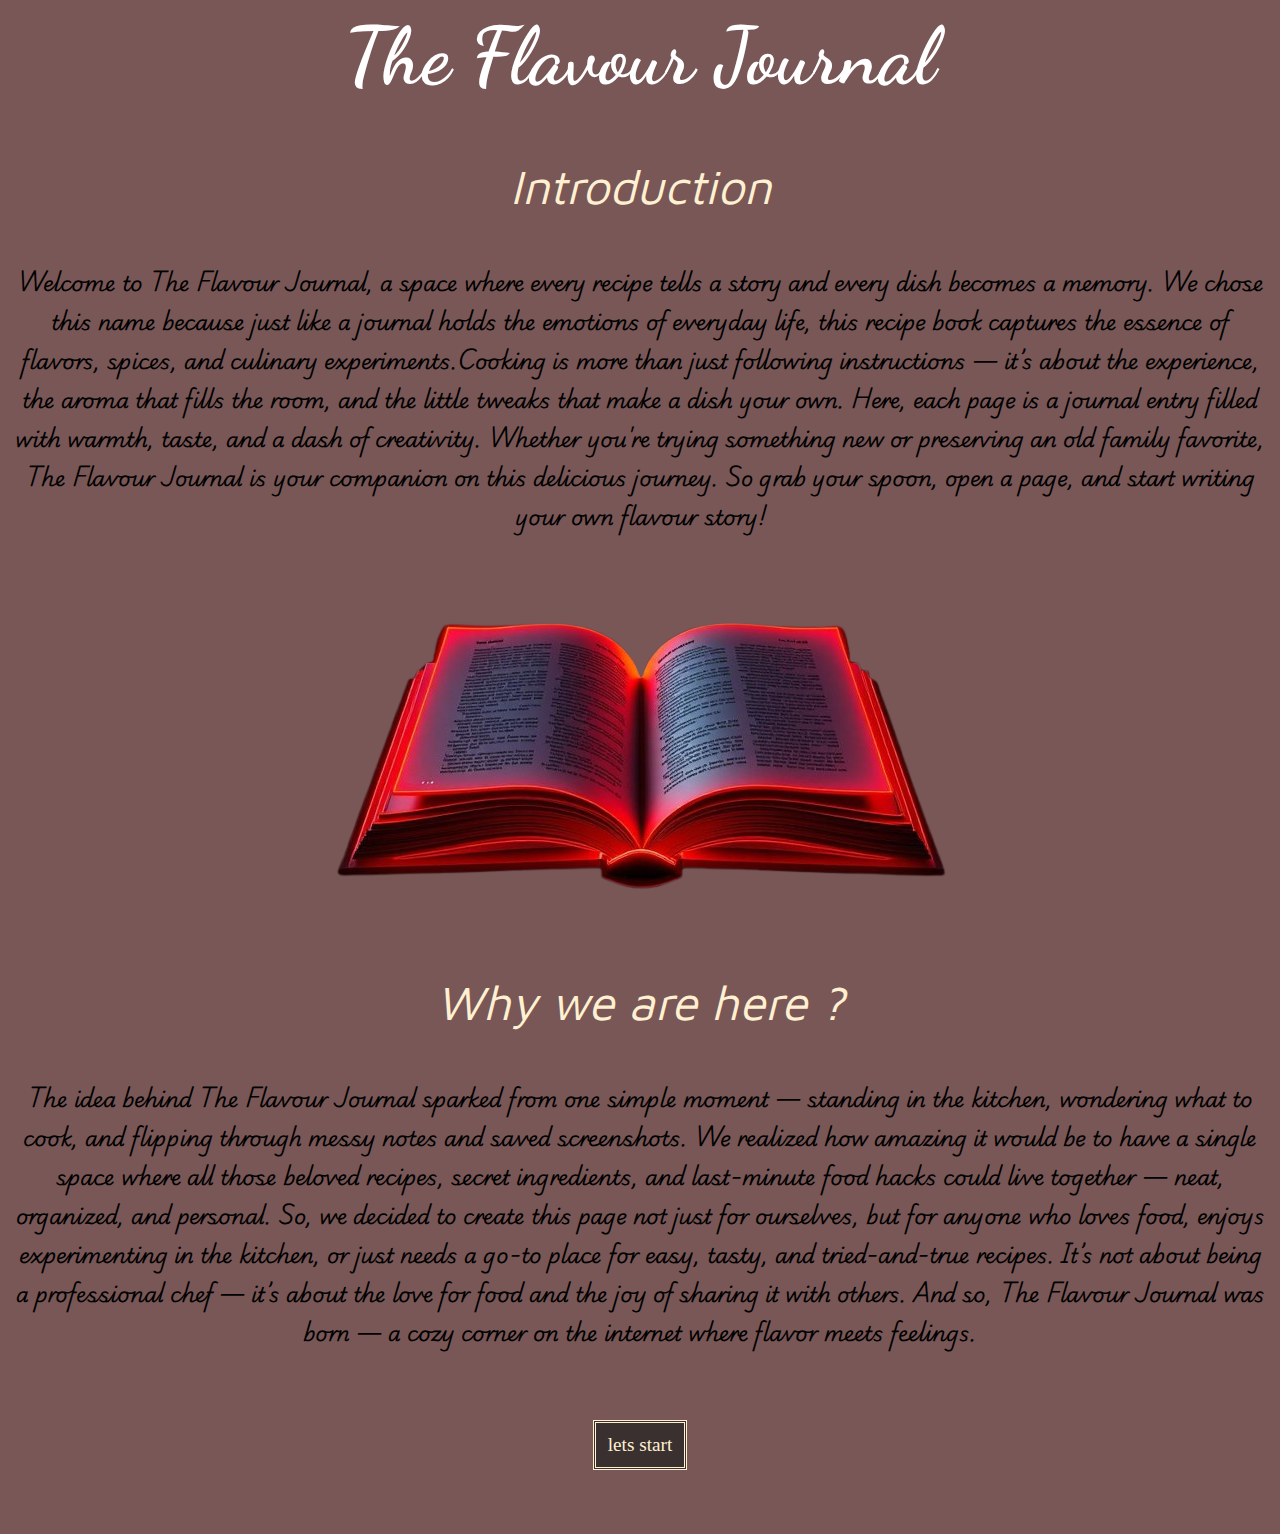
<file: index.html>
<html lang="en">
<head>
    <meta charset="UTF-8">
    <meta name="viewport" content="width=device-width, initial-scale=1.0">
    <title>Document</title>
    <link rel="stylesheet" href="main.css">
    <link rel="stylesheet" href="https://fonts.googleapis.com/css?family=Sofia">
</head>
<body>
    <h1 class="heading-main">The Flavour Journal</h1>
    <h3 class="sub-heading">Introduction</h3>
    <p class="para">Welcome to The Flavour Journal, a space where every recipe tells a story and every dish becomes a memory. 
        We chose this name because just like a journal holds the emotions of everyday life, this recipe book captures the essence 
        of flavors, spices, and culinary experiments.Cooking is more than just following instructions — it’s about the experience, 
        the aroma that fills the room, and the little tweaks that make a dish your own. Here, each page is a journal entry filled 
        with warmth, taste, and a dash of creativity. Whether you're trying something new or preserving an old family favorite, The 
        Flavour Journal is your companion on this delicious journey. So grab your spoon, open a page, and start writing your own flavour story!</p>
        <div class="image-container">
            <img src="images/background.png" alt="" class="image">
        </div>
    <h3 class="sub-heading">Why we are here ?</h3>
    <p class="para">The idea behind The Flavour Journal sparked from one simple moment — standing in the kitchen, wondering what to 
        cook, and flipping through messy notes and saved screenshots. We realized how amazing it would be to have a single space where 
        all those beloved recipes, secret ingredients, and last-minute food hacks could live together — neat, organized, and personal.
        So, we decided to create this page not just for ourselves, but for anyone who loves food, enjoys experimenting in the kitchen, 
        or just needs a go-to place for easy, tasty, and tried-and-true recipes. It’s not about being a professional chef — it’s about 
        the love for food and the joy of sharing it with others. And so, The Flavour Journal was born — a cozy corner on the internet 
        where flavor meets feelings.</p>

    <div class="button-container">
        <a href="menu.html" class="go-button">lets start</a>
    </div>
</body>
</html>
</file>
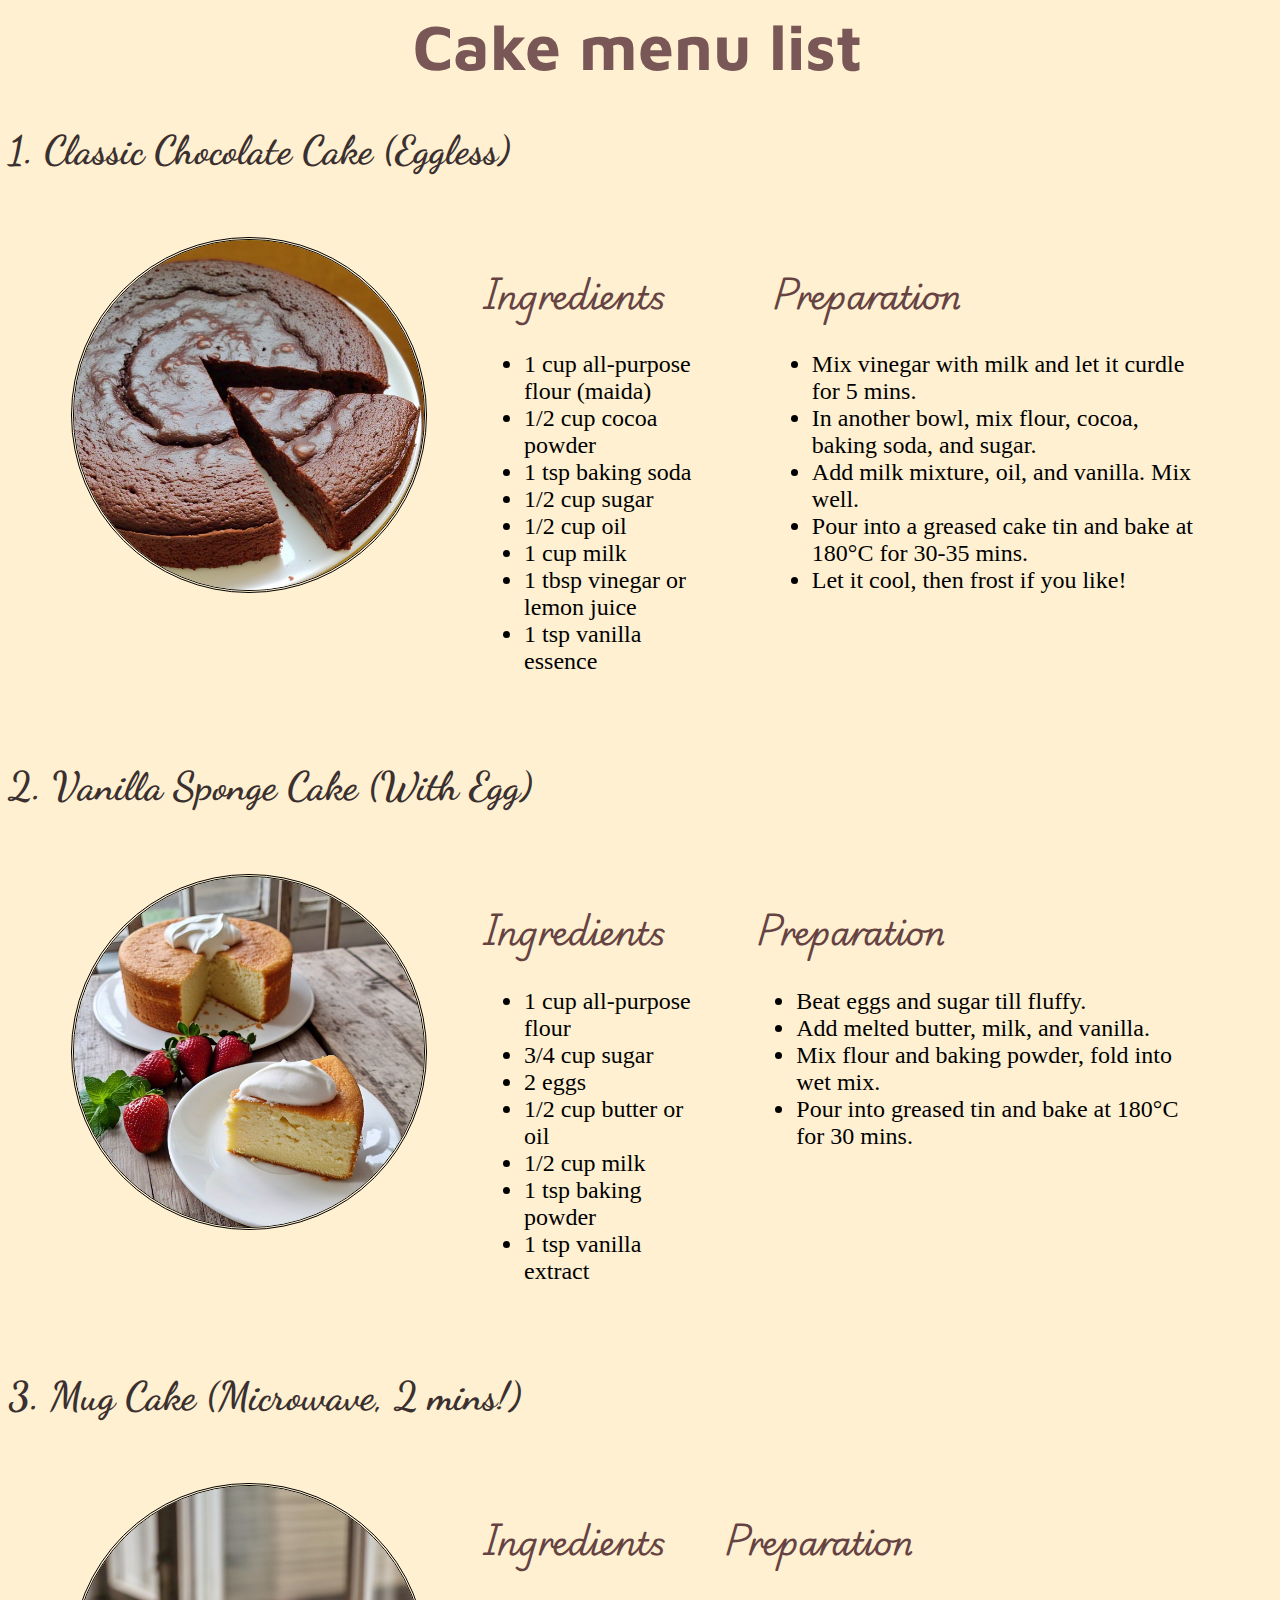
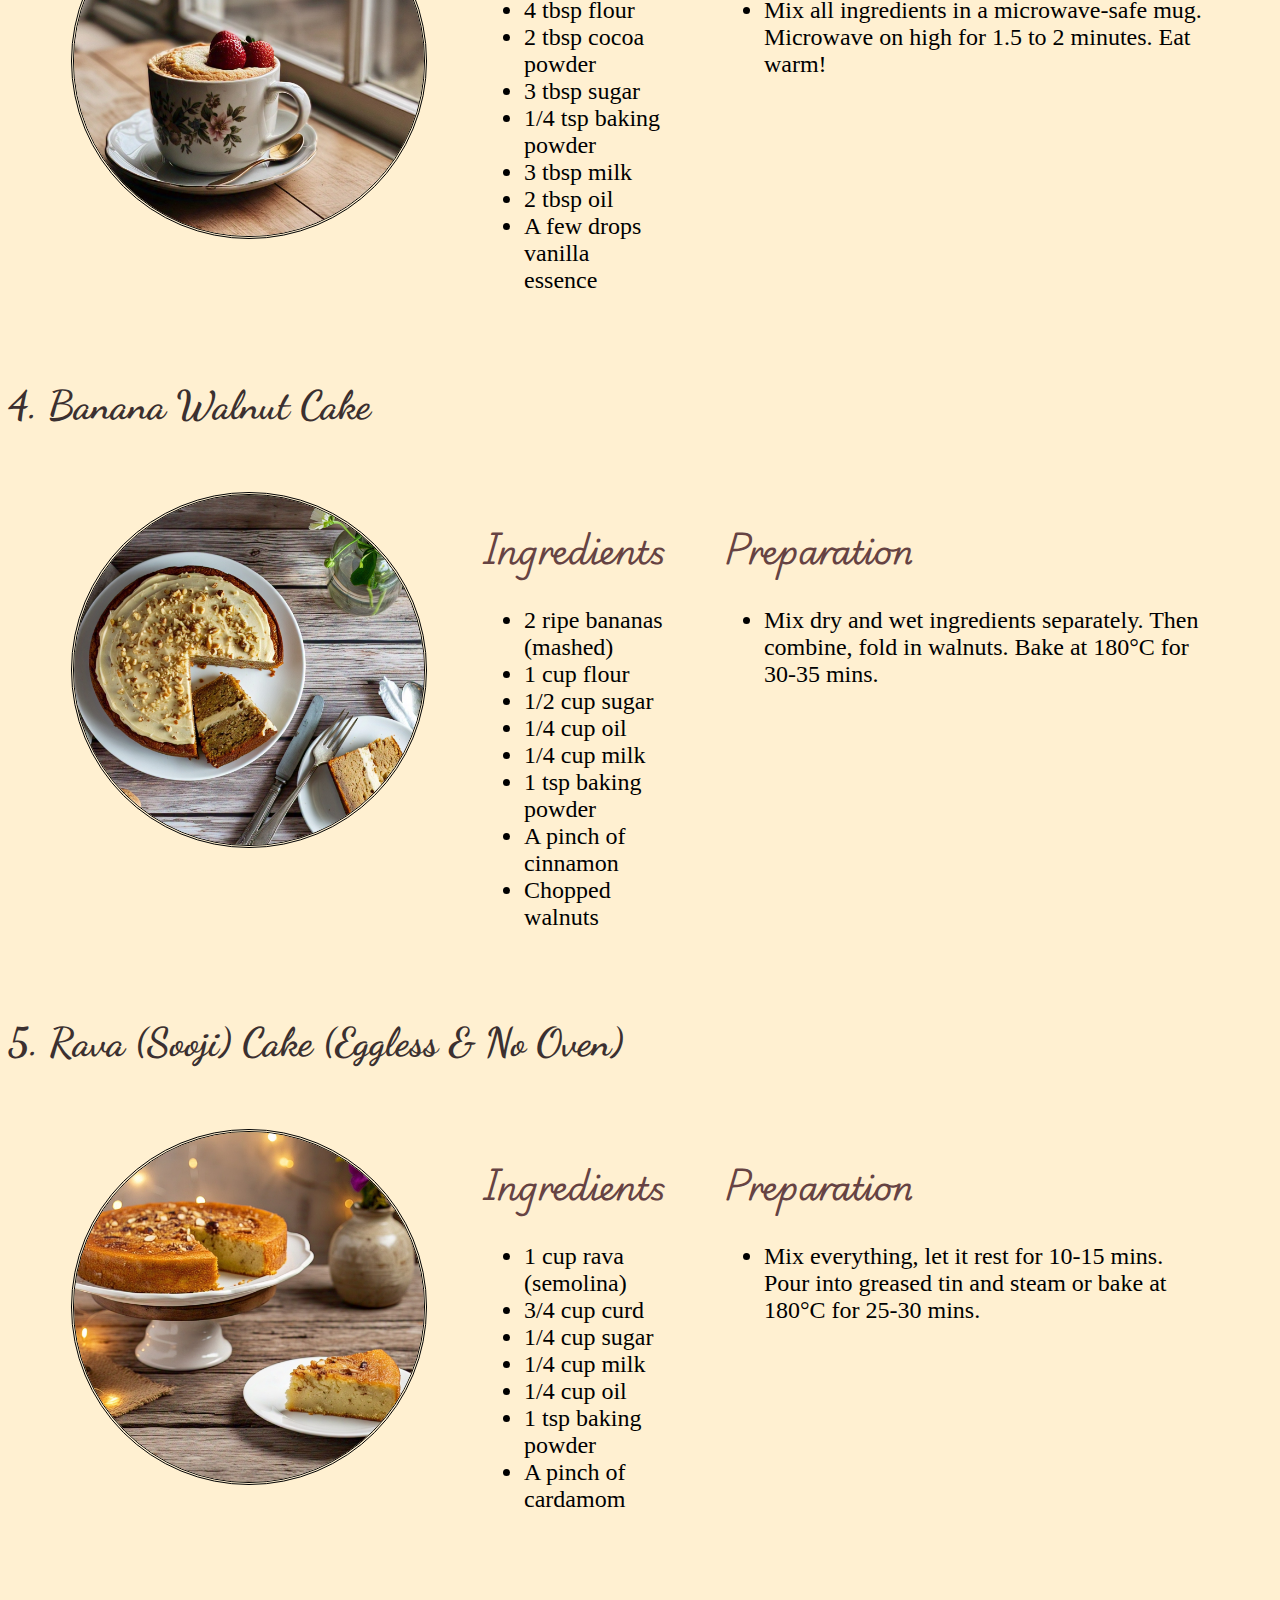
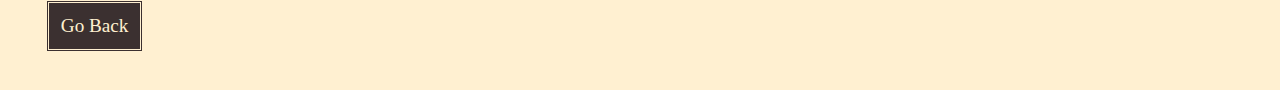
<file: cake.html>
<html lang="en">
<head>
    <meta charset="UTF-8">
    <meta name="viewport" content="width=device-width, initial-scale=1.0">
    <title>Document</title>
    <link rel="stylesheet" href="main.css">
</head>
<body class="drinks-body">
    <h1 class="heading-main">Cake menu list</h1>

    <h2 class="juice-name">1.  Classic Chocolate Cake (Eggless)</h2>
    <section class="drinks-items">
        
        <div class="juice-image">
            <img src="images/Chocolate cake.jpg" alt="" class="juice-pic" width="350" height="350">
        </div>
        <div class="ingredient-list">
        <h2 class="sub-topic">Ingredients</h2>
            <ul class="juice-ingredients">
                <li class="juice-list">1 cup all-purpose flour (maida)</li>
                <li class="juice-list">1/2 cup cocoa powder</li>
                <li class="juice-list">1 tsp baking soda </li>
                <li class="juice-list">1/2 cup sugar</li>
                <li class="juice-list">1/2 cup oil</li>
                <li class="juice-list">1 cup milk</li>
                <li class="juice-list">1 tbsp vinegar or lemon juice</li>
                <li class="juice-list">1 tsp vanilla essence</li>
            </ul>
        </div>
        
        <div class="preparation-container">
        <h2 class="sub-topic-2">Preparation</h2>
            <ul class="preparation-list">
                <li class="preparation-item">Mix vinegar with milk and let it curdle for 5 mins.</li>
                <li class="preparation-item">In another bowl, mix flour, cocoa, baking soda, and sugar.</li>
                <li class="preparation-item">Add milk mixture, oil, and vanilla. Mix well.</li>
                <li class="preparation-item">Pour into a greased cake tin and bake at 180°C for 30-35 mins.</li>
                <li class="preparation-item">Let it cool, then frost if you like!</li>
            </ul>
        </div>
    </section>

    <h2 class="juice-name">2. Vanilla Sponge Cake (With Egg)</h2>
    <section class="drinks-items">
        
        <div class="juice-image">
            <img src="images/Vanila cake.jpg" alt="" class="juice-pic" width="350" height="350">
        </div>
        <div class="ingredient-list">
        <h2 class="sub-topic">Ingredients</h2>
            <ul class="juice-ingredients">
                <li class="juice-list">1 cup all-purpose flour</li>
                <li class="juice-list">3/4 cup sugar</li>
                <li class="juice-list">2 eggs</li>
                <li class="juice-list">1/2 cup butter or oil</li>
                <li class="juice-list">1/2 cup milk</li>
                <li class="juice-list">1 tsp baking powder</li>
                <li class="juice-list">1 tsp vanilla extract</li>
            </ul>
        </div>
        
        <div class="preparation-container">
        <h2 class="sub-topic-2">Preparation</h2>
            <ul class="preparation-list">
                <li class="preparation-item">Beat eggs and sugar till fluffy.</li>
                <li class="preparation-item">Add melted butter, milk, and vanilla.</li>
                <li class="preparation-item">Mix flour and baking powder, fold into wet mix.</li>
                <li class="preparation-item">Pour into greased tin and bake at 180°C for 30 mins.</li>
            </ul>
        </div>
    </section>

    <h2 class="juice-name">3. Mug Cake (Microwave, 2 mins!)</h2>
    <section class="drinks-items">
        
        <div class="juice-image">
            <img src="images/Mug cake.jpg" alt="" class="juice-pic" width="350" height="350">
        </div>
        <div class="ingredient-list">
        <h2 class="sub-topic">Ingredients</h2>
            <ul class="juice-ingredients">
                <li class="juice-list">4 tbsp flour</li>
                <li class="juice-list">2 tbsp cocoa powder</li>
                <li class="juice-list">3 tbsp sugar</li>
                <li class="juice-list">1/4 tsp baking powder</li>
                <li class="juice-list">3 tbsp milk</li>
                <li class="juice-list">2 tbsp oil</li>
                <li class="juice-list">A few drops vanilla essence</li>
            </ul>
        </div>
        
        <div class="preparation-container">
        <h2 class="sub-topic-2">Preparation</h2>
            <ul class="preparation-list">
                <li class="preparation-item">
                    Mix all ingredients in a microwave-safe mug. Microwave on high for 1.5 to 2 minutes. Eat warm!
                </li>
            </ul>
        </div>
    </section>

    <h2 class="juice-name">4. Banana Walnut Cake</h2>
    <section class="drinks-items">
        
        <div class="juice-image">
            <img src="images/Banana cake.jpg" alt="" class="juice-pic" width="350" height="350">
        </div>
        <div class="ingredient-list">
        <h2 class="sub-topic">Ingredients</h2>
            <ul class="juice-ingredients">
                <li class="juice-list">2 ripe bananas (mashed)</li>
                <li class="juice-list">1 cup flour</li>
                <li class="juice-list">1/2 cup sugar</li>
                <li class="juice-list">1/4 cup oil</li>
                <li class="juice-list">1/4 cup milk</li>
                <li class="juice-list">1 tsp baking powder</li>
                <li class="juice-list">A pinch of cinnamon</li>
                <li class="juice-list">Chopped walnuts</li>
            </ul>
        </div>
        
        <div class="preparation-container">
        <h2 class="sub-topic-2">Preparation</h2>
            <ul class="preparation-list">
                <li class="preparation-item">
                    Mix dry and wet ingredients separately. Then combine, fold in walnuts. Bake at 180°C for 30-35 mins.
                </li>
            </ul>
        </div>
    </section>

    <h2 class="juice-name">5. Rava (Sooji) Cake (Eggless & No Oven)</h2>
    <section class="drinks-items">
        
        <div class="juice-image">
            <img src="images/Rava.jpg" alt="" class="juice-pic" width="350" height="350">
        </div>
        <div class="ingredient-list">
        <h2 class="sub-topic">Ingredients</h2>
            <ul class="juice-ingredients">
                <li class="juice-list">1 cup rava (semolina)</li>
                <li class="juice-list">3/4 cup curd</li>
                <li class="juice-list">1/4 cup sugar</li>
                <li class="juice-list">1/4 cup milk</li>
                <li class="juice-list">1/4 cup oil</li>
                <li class="juice-list">1 tsp baking powder</li>
                <li class="juice-list">A pinch of cardamom</li>
            </ul>
        </div>
        
        <div class="preparation-container">
        <h2 class="sub-topic-2">Preparation</h2>
            <ul class="preparation-list">
                <li class="preparation-item">
                    Mix everything, let it rest for 10-15 mins. Pour into greased tin and steam or bake at 180°C for 25-30 mins.
                </li>
            </ul>
        </div>
    </section>

    <div class="back-button-container">
        <a href="menu.html" class="back-button">Go Back</a>
    </div>
    
    
</body>
</html>
</file>
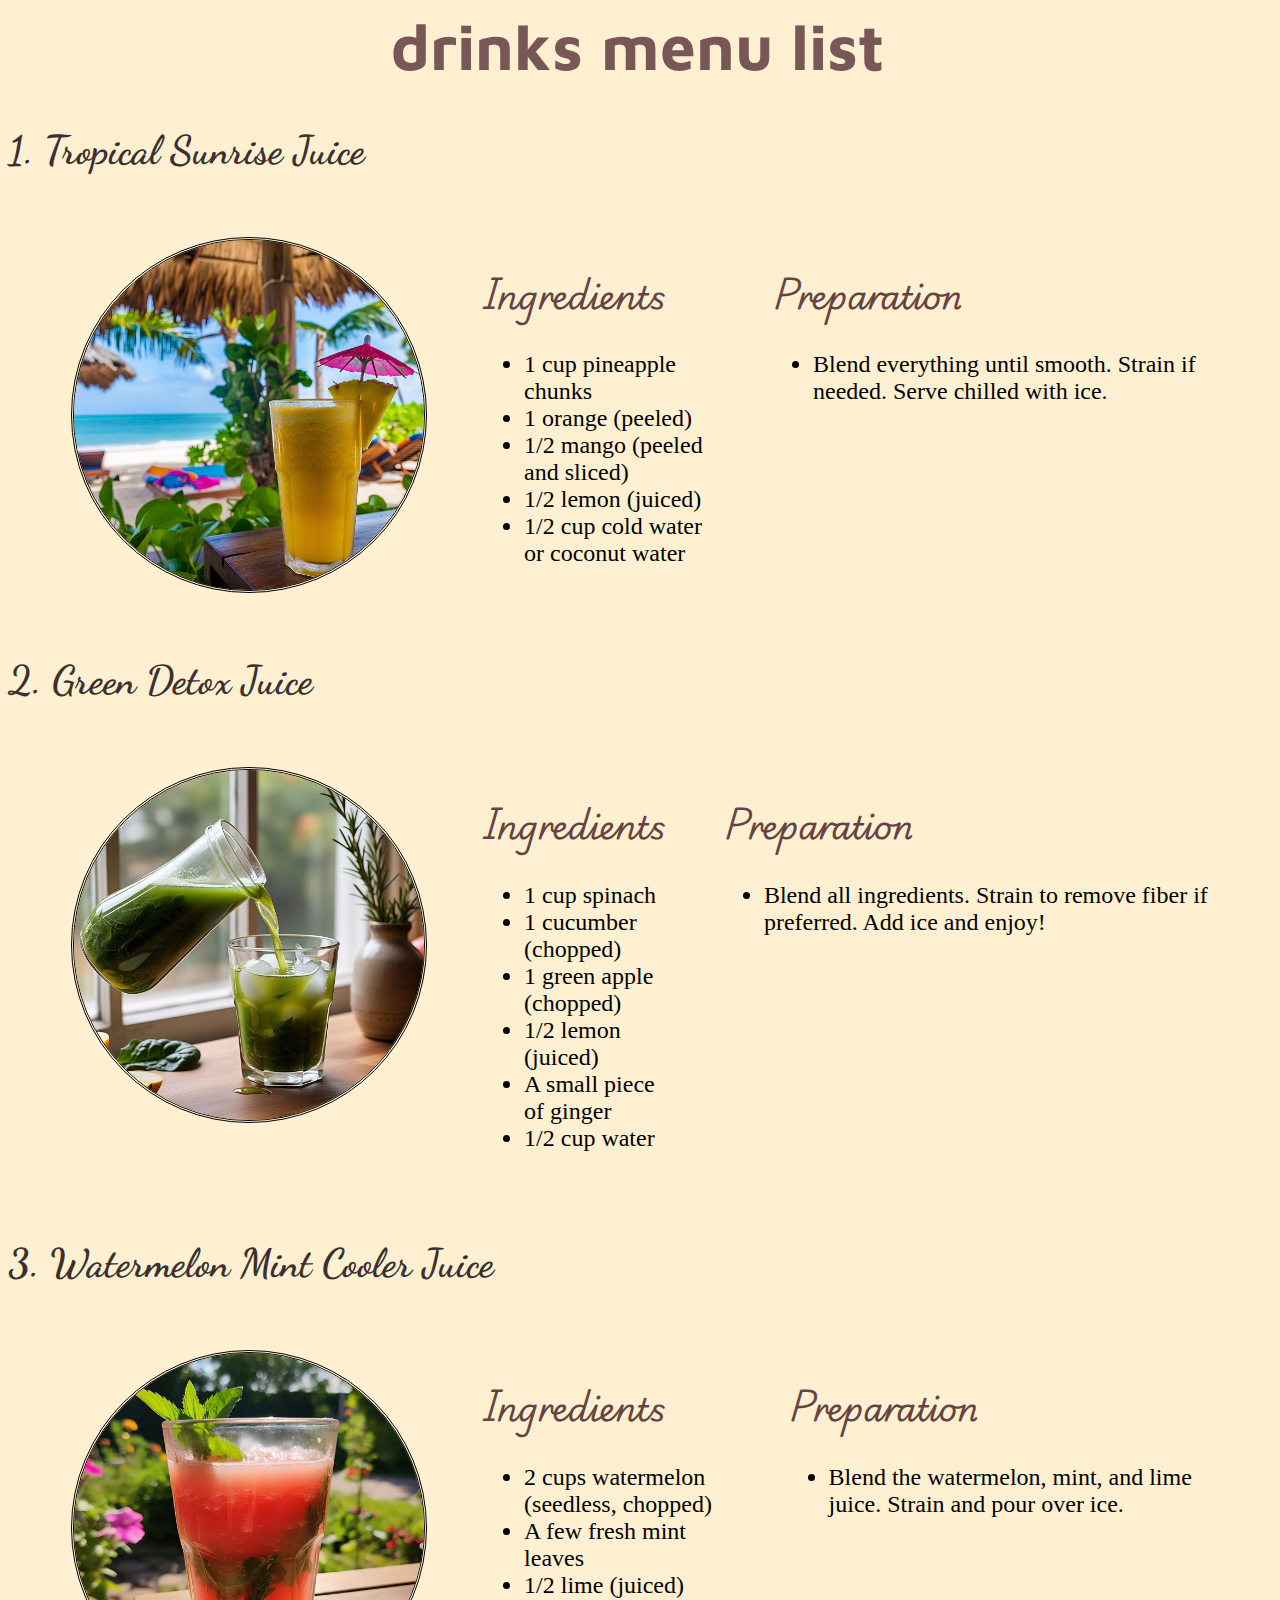
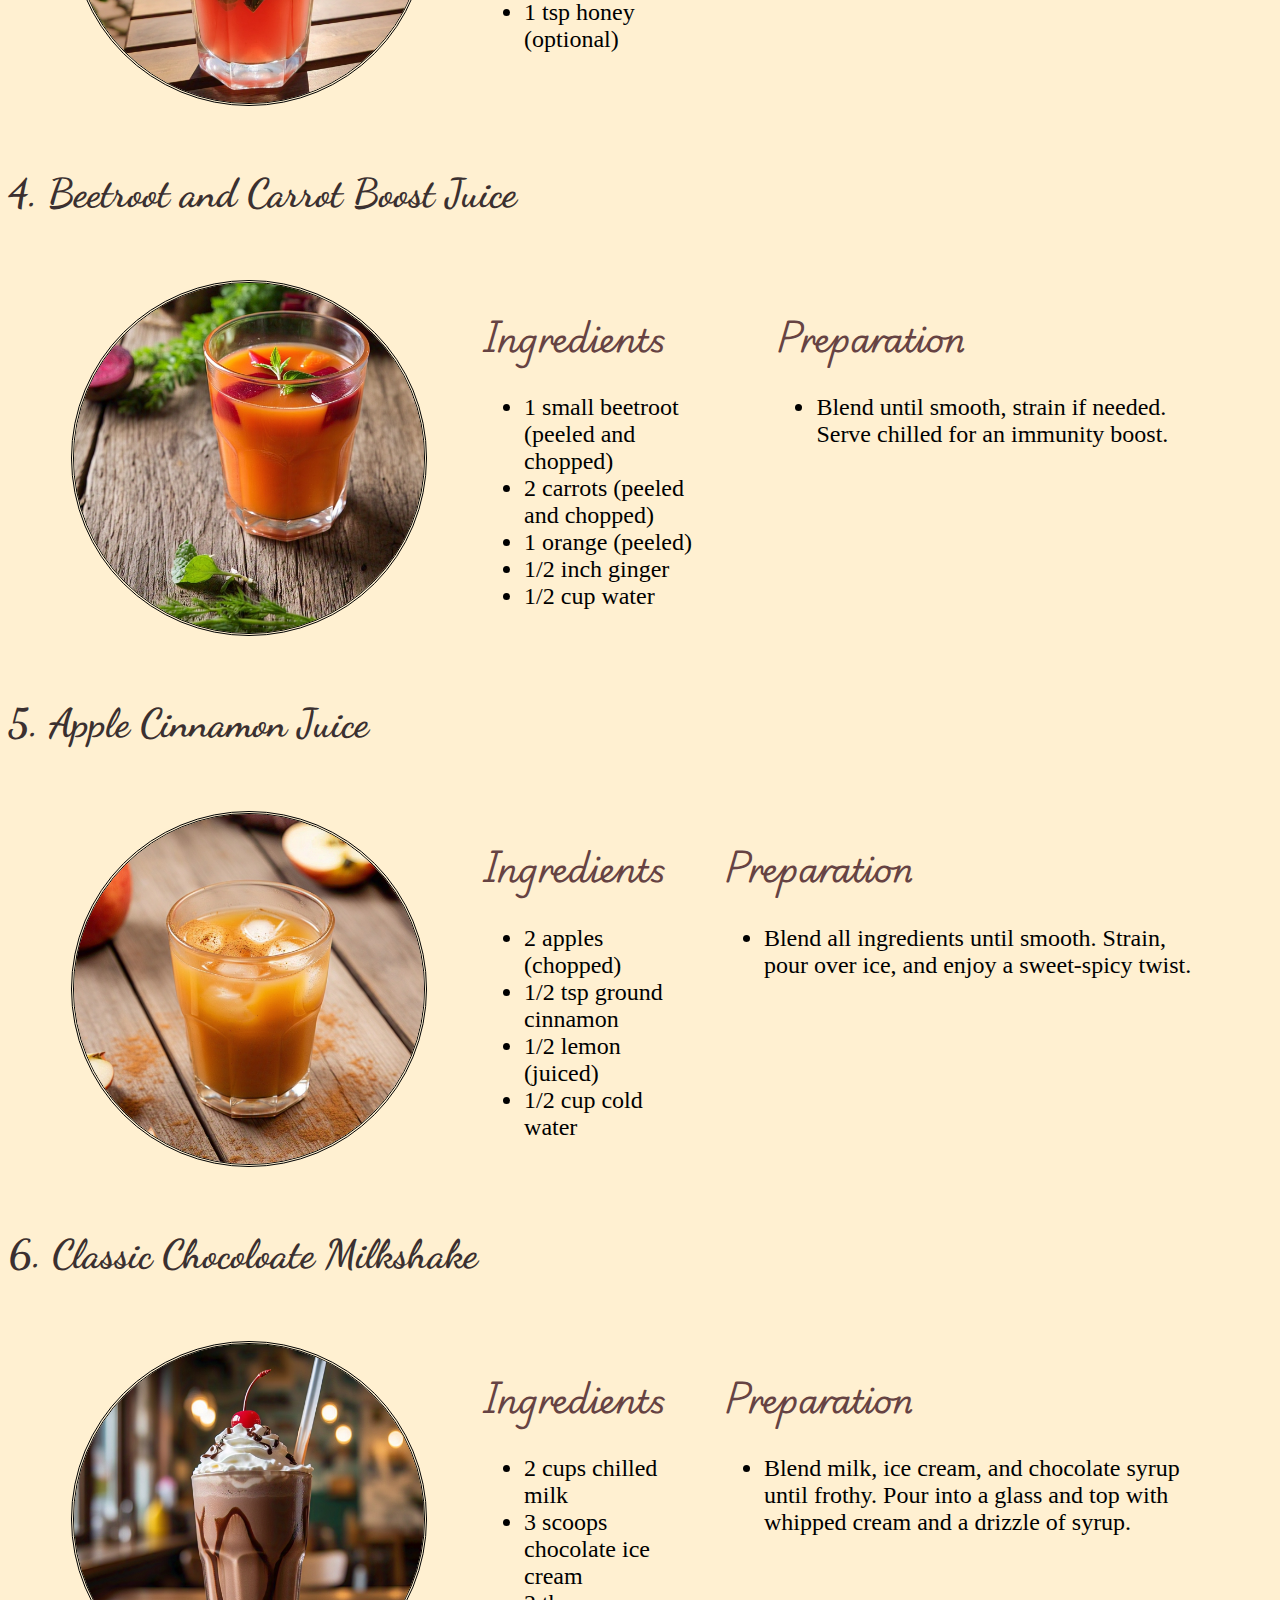
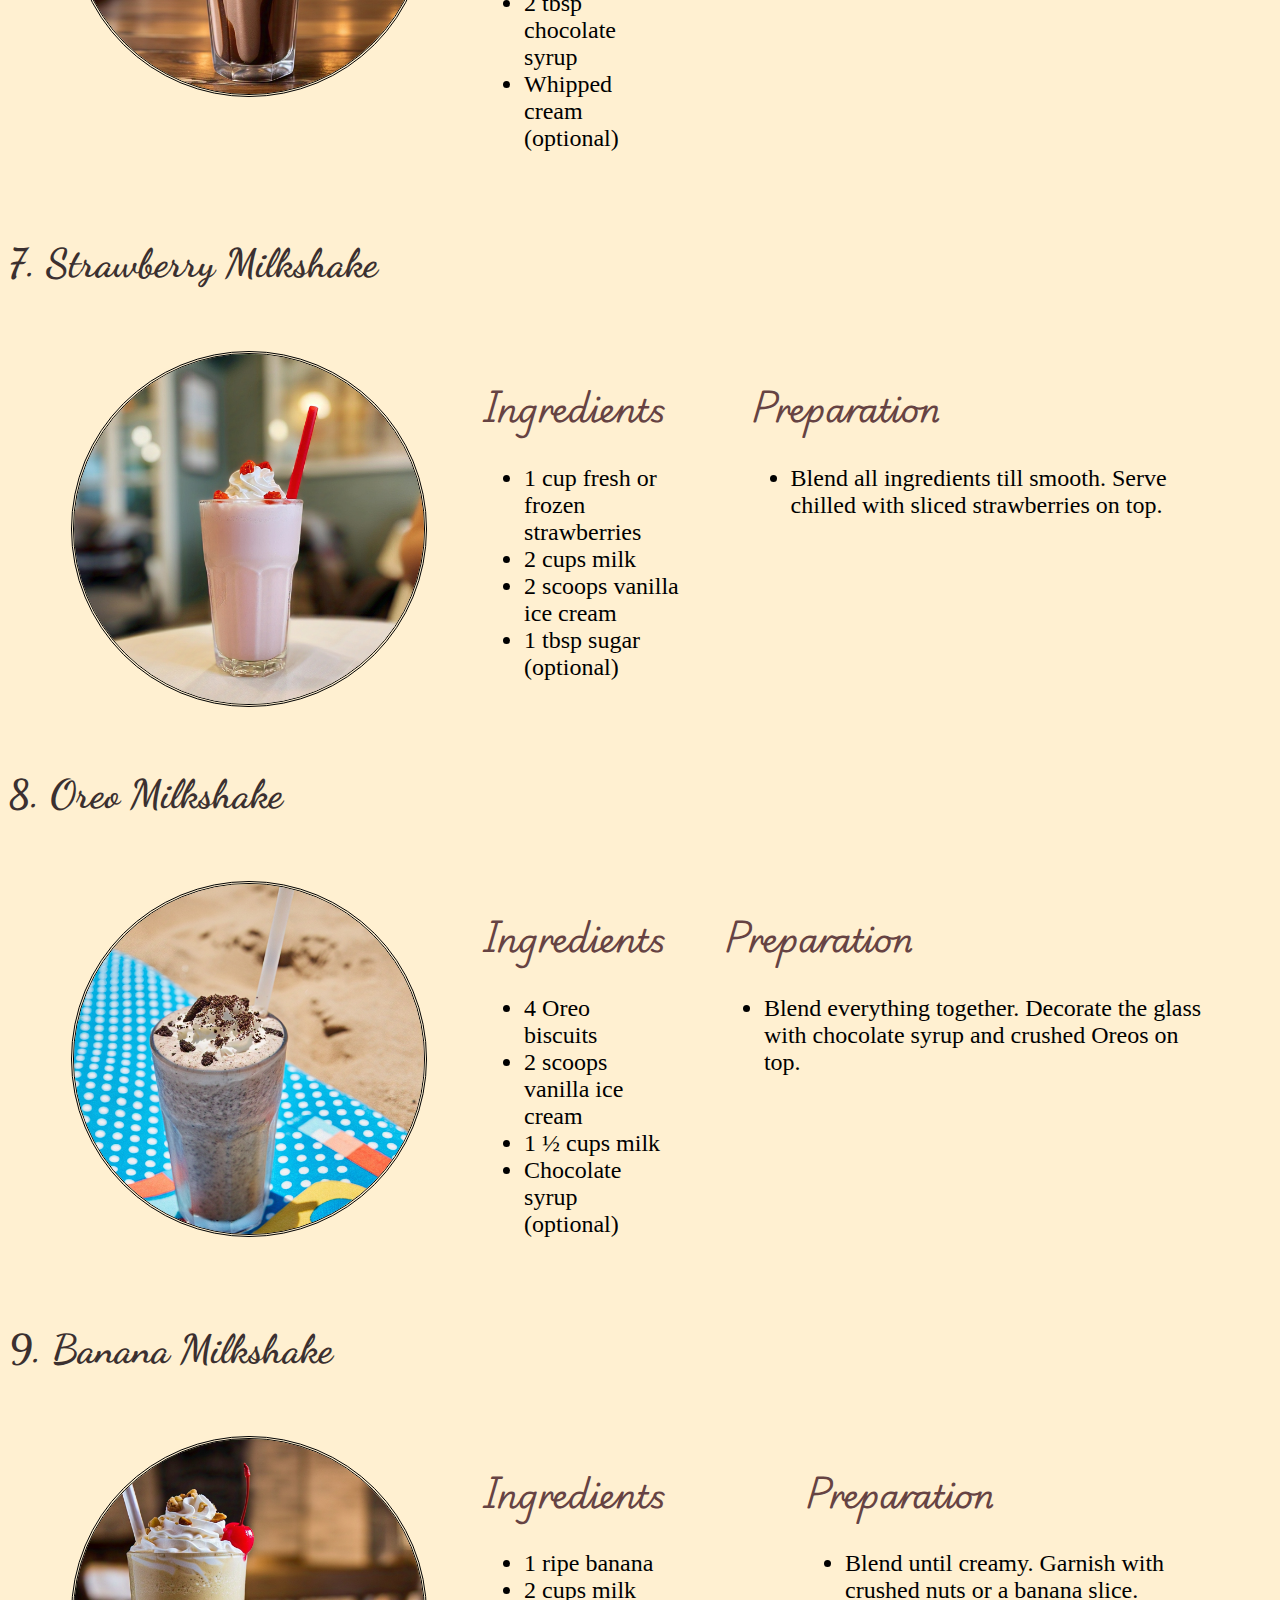
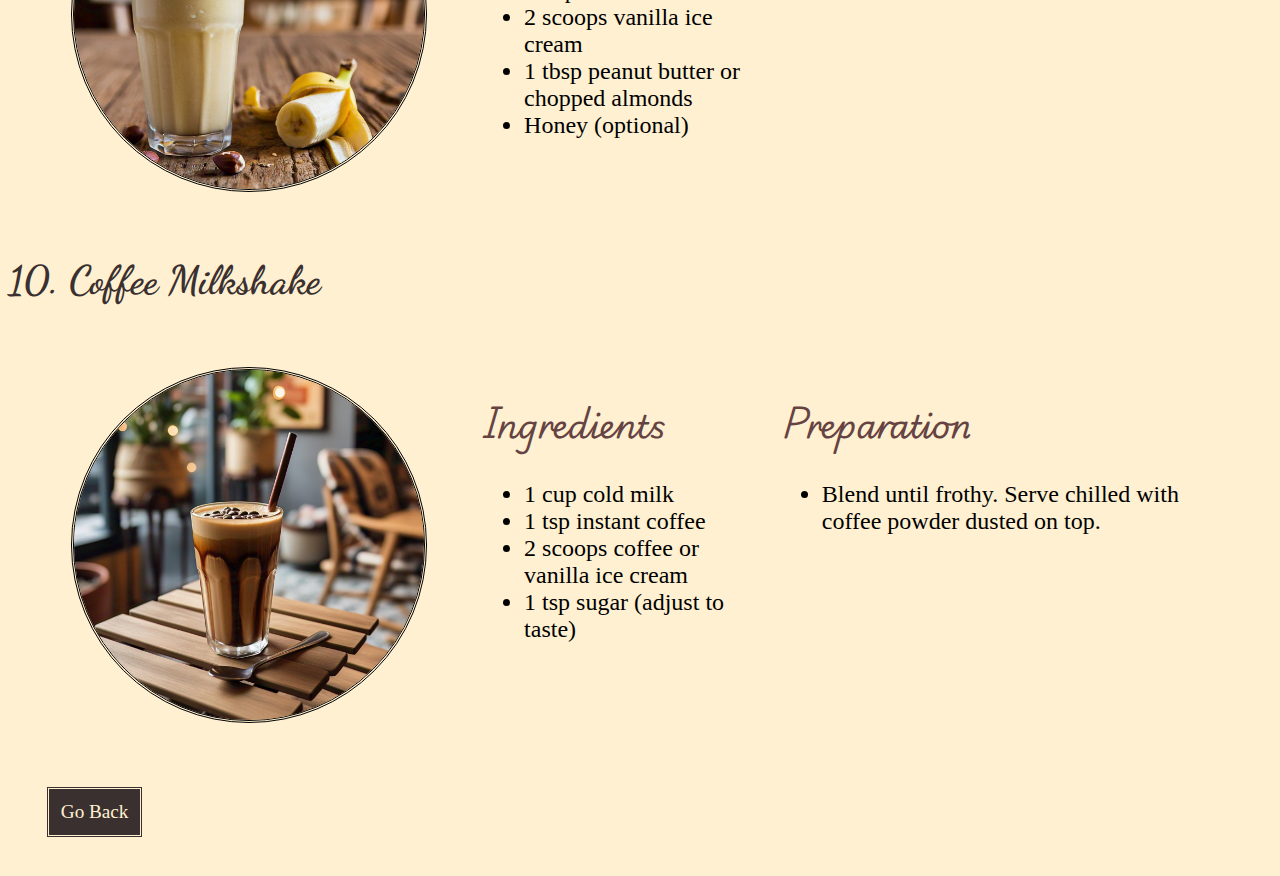
<file: drinks.html>
<html lang="en">
<head>
    <meta charset="UTF-8">
    <meta name="viewport" content="width=device-width, initial-scale=1.0">
    <title>Document</title>
    <link rel="stylesheet" href="main.css">
</head>
<body class="drinks-body">
    <h1 class="heading-main">drinks menu list</h1>
    
    <h2 class="juice-name">1. Tropical Sunrise Juice</h2>
    <section class="drinks-items">
        
        <div class="juice-image">
            <img src="images/Sunrise tropical juice.jpg" alt="" class="juice-pic" width="350" height="350">
        </div>
        <div class="ingredient-list">
        <h2 class="sub-topic">Ingredients</h2>
            <ul class="juice-ingredients">
                <li class="juice-list">1 cup pineapple chunks</li>
                <li class="juice-list"> 1 orange (peeled)</li>
                <li class="juice-list">1/2 mango (peeled and sliced)</li>
                <li class="juice-list">1/2 lemon (juiced)</li>
                <li class="juice-list">1/2 cup cold water or coconut water</li>
            </ul>
        </div>
        
        <div class="preparation-container">
        <h2 class="sub-topic-2">Preparation</h2>
            <ul class="preparation-list">
                <li class="preparation-item">
                    Blend everything until smooth. Strain if needed. Serve chilled with ice.
                </li>
            </ul>
        </div>
    </section>

    <h2 class="juice-name">2. Green Detox Juice</h2>
    <section class="drinks-items">
        
        <div class="juice-image">
            <img src="images/Green detox.jpg" alt="" class="juice-pic" width="350" height="350">
        </div>
        <div class="ingredient-list">
        <h2 class="sub-topic">Ingredients</h2>
            <ul class="juice-ingredients">
                <li class="juice-list">1 cup spinach</li>
                <li class="juice-list"> 1 cucumber (chopped)</li>
                <li class="juice-list">1 green apple (chopped)</li>
                <li class="juice-list">1/2 lemon (juiced)</li>
                <li class="juice-list">A small piece of ginger</li>
                <li class="juice-list">1/2 cup water</li>
            </ul>
        </div>
        
        <div class="preparation-container">
        <h2 class="sub-topic-2">Preparation</h2>
            <ul class="preparation-list">
                <li class="preparation-item">
                    Blend all ingredients. Strain to remove fiber if preferred. Add ice and enjoy!
                </li>
            </ul>
        </div>
    </section>

    <h2 class="juice-name">3. Watermelon Mint Cooler Juice</h2>
    <section class="drinks-items">
        
        <div class="juice-image">
            <img src="images/Watermelon.jpg" alt="" class="juice-pic" width="350" height="350">
        </div>
        <div class="ingredient-list">
        <h2 class="sub-topic">Ingredients</h2>
            <ul class="juice-ingredients">
                <li class="juice-list">2 cups watermelon (seedless, chopped)</li>
                <li class="juice-list"> A few fresh mint leaves</li>
                <li class="juice-list">1/2 lime (juiced)</li>
                <li class="juice-list">1 tsp honey (optional)</li>
            </ul>
        </div>
        
        <div class="preparation-container">
        <h2 class="sub-topic-2">Preparation</h2>
            <ul class="preparation-list">
                <li class="preparation-item">
                    Blend the watermelon, mint, and lime juice. Strain and pour over ice.
                </li>
            </ul>
        </div>
    </section>

    <h2 class="juice-name">4. Beetroot and Carrot Boost Juice</h2>
    <section class="drinks-items">
        
        <div class="juice-image">
            <img src="images/Carrot beetroot.jpg" alt="" class="juice-pic" width="350" height="350">
        </div>
        <div class="ingredient-list">
        <h2 class="sub-topic">Ingredients</h2>
            <ul class="juice-ingredients">
                <li class="juice-list">1 small beetroot (peeled and chopped)</li>
                <li class="juice-list"> 2 carrots (peeled and chopped)</li>
                <li class="juice-list">1 orange (peeled)</li>
                <li class="juice-list">1/2 inch ginger</li>
                <li class="juice-list">1/2 cup water</li>
            </ul>
        </div>
        
        <div class="preparation-container">
        <h2 class="sub-topic-2">Preparation</h2>
            <ul class="preparation-list">
                <li class="preparation-item">
                    Blend until smooth, strain if needed. Serve chilled for an immunity boost.
                </li>
            </ul>
        </div>
    </section>

    <h2 class="juice-name">5. Apple Cinnamon Juice</h2>
    <section class="drinks-items">
        
        <div class="juice-image">
            <img src="images/Apple .jpg" alt="" class="juice-pic" width="350" height="350">
        </div>
        <div class="ingredient-list">
        <h2 class="sub-topic">Ingredients</h2>
            <ul class="juice-ingredients">
                <li class="juice-list">2 apples (chopped)</li>
                <li class="juice-list">1/2 tsp ground cinnamon</li>
                <li class="juice-list">1/2 lemon (juiced)</li>
                <li class="juice-list">1/2 cup cold water</li>
            </ul>
        </div>
        
        <div class="preparation-container">
        <h2 class="sub-topic-2">Preparation</h2>
            <ul class="preparation-list">
                <li class="preparation-item">
                    Blend all ingredients until smooth. Strain, pour over ice, and enjoy a sweet-spicy twist.
                </li>
            </ul>
        </div>
    </section>

    <h2 class="juice-name">6. Classic Chocoloate Milkshake</h2>
    <section class="drinks-items">
        
        <div class="juice-image">
            <img src="images/Classic chocolate.jpg" alt="" class="juice-pic" width="350" height="350">
        </div>
        <div class="ingredient-list">
        <h2 class="sub-topic">Ingredients</h2>
            <ul class="juice-ingredients">
                <li class="juice-list">2 cups chilled milk</li>
                <li class="juice-list">3 scoops chocolate ice cream</li>
                <li class="juice-list">2 tbsp chocolate syrup</li>
                <li class="juice-list">Whipped cream (optional)</li>
            </ul>
        </div>
        
        <div class="preparation-container">
        <h2 class="sub-topic-2">Preparation</h2>
            <ul class="preparation-list">
                <li class="preparation-item">
                    Blend milk, ice cream, and chocolate syrup until frothy. Pour into a glass and top with whipped cream and a drizzle of syrup.
                </li>
            </ul>
        </div>
    </section>

    <h2 class="juice-name">7. Strawberry Milkshake</h2>
    <section class="drinks-items">
        
        <div class="juice-image">
            <img src="images/Strawberry.jpg" alt="" class="juice-pic" width="350" height="350">
        </div>
        <div class="ingredient-list">
        <h2 class="sub-topic">Ingredients</h2>
            <ul class="juice-ingredients">
                <li class="juice-list">1 cup fresh or frozen strawberries</li>
                <li class="juice-list"> 2 cups milk</li>
                <li class="juice-list">2 scoops vanilla ice cream</li>
                <li class="juice-list">1 tbsp sugar (optional)</li>
            </ul>
        </div>
        
        <div class="preparation-container">
        <h2 class="sub-topic-2">Preparation</h2>
            <ul class="preparation-list">
                <li class="preparation-item">
                    Blend all ingredients till smooth. Serve chilled with sliced strawberries on top.
                </li>
            </ul>
        </div>
    </section>

    <h2 class="juice-name">8. Oreo Milkshake</h2>
    <section class="drinks-items">
        
        <div class="juice-image">
            <img src="images/Oreo.jpg" alt="" class="juice-pic" width="350" height="350">
        </div>
        <div class="ingredient-list">
        <h2 class="sub-topic">Ingredients</h2>
            <ul class="juice-ingredients">
                <li class="juice-list">4 Oreo biscuits</li>
                <li class="juice-list">2 scoops vanilla ice cream</li>
                <li class="juice-list">1 ½ cups milk</li>
                <li class="juice-list">Chocolate syrup (optional)</li>
            </ul>
        </div>
        
        <div class="preparation-container">
        <h2 class="sub-topic-2">Preparation</h2>
            <ul class="preparation-list">
                <li class="preparation-item">
                    Blend everything together. Decorate the glass with chocolate syrup and crushed Oreos on top.
                </li>
            </ul>
        </div>
    </section>

    <h2 class="juice-name">9. Banana Milkshake</h2>
    <section class="drinks-items">
        
        <div class="juice-image">
            <img src="images/Banana.jpg" alt="" class="juice-pic" width="350" height="350">
        </div>
        <div class="ingredient-list">
        <h2 class="sub-topic">Ingredients</h2>
            <ul class="juice-ingredients">
                <li class="juice-list">1 ripe banana</li>
                <li class="juice-list">2 cups milk</li>
                <li class="juice-list">2 scoops vanilla ice cream</li>
                <li class="juice-list">1 tbsp peanut butter or chopped almonds</li>
                <li class="juice-list">Honey (optional)</li>
            </ul>
        </div>
        
        <div class="preparation-container">
        <h2 class="sub-topic-2">Preparation</h2>
            <ul class="preparation-list">
                <li class="preparation-item">
                    Blend until creamy. Garnish with crushed nuts or a banana slice.
                </li>
            </ul>
        </div>
    </section>

    <h2 class="juice-name">10. Coffee Milkshake</h2>
    <section class="drinks-items">
        
        <div class="juice-image">
            <img src="images/Coffee.jpg" alt="" class="juice-pic" width="350" height="350">
        </div>
        <div class="ingredient-list">
        <h2 class="sub-topic">Ingredients</h2>
            <ul class="juice-ingredients">
                <li class="juice-list">1 cup cold milk</li>
                <li class="juice-list">1 tsp instant coffee</li>
                <li class="juice-list">2 scoops coffee or vanilla ice cream</li>
                <li class="juice-list">1 tsp sugar (adjust to taste)</li>
            </ul>
        </div>
        
        <div class="preparation-container">
        <h2 class="sub-topic-2">Preparation</h2>
            <ul class="preparation-list">
                <li class="preparation-item">
                    Blend until frothy. Serve chilled with coffee powder dusted on top.
                </li>
            </ul>
        </div>
    </section>

     
    <div class="back-button-container">
        <a href="menu.html" class="back-button">Go Back</a>
    </div>

</body>
</html>
</file>
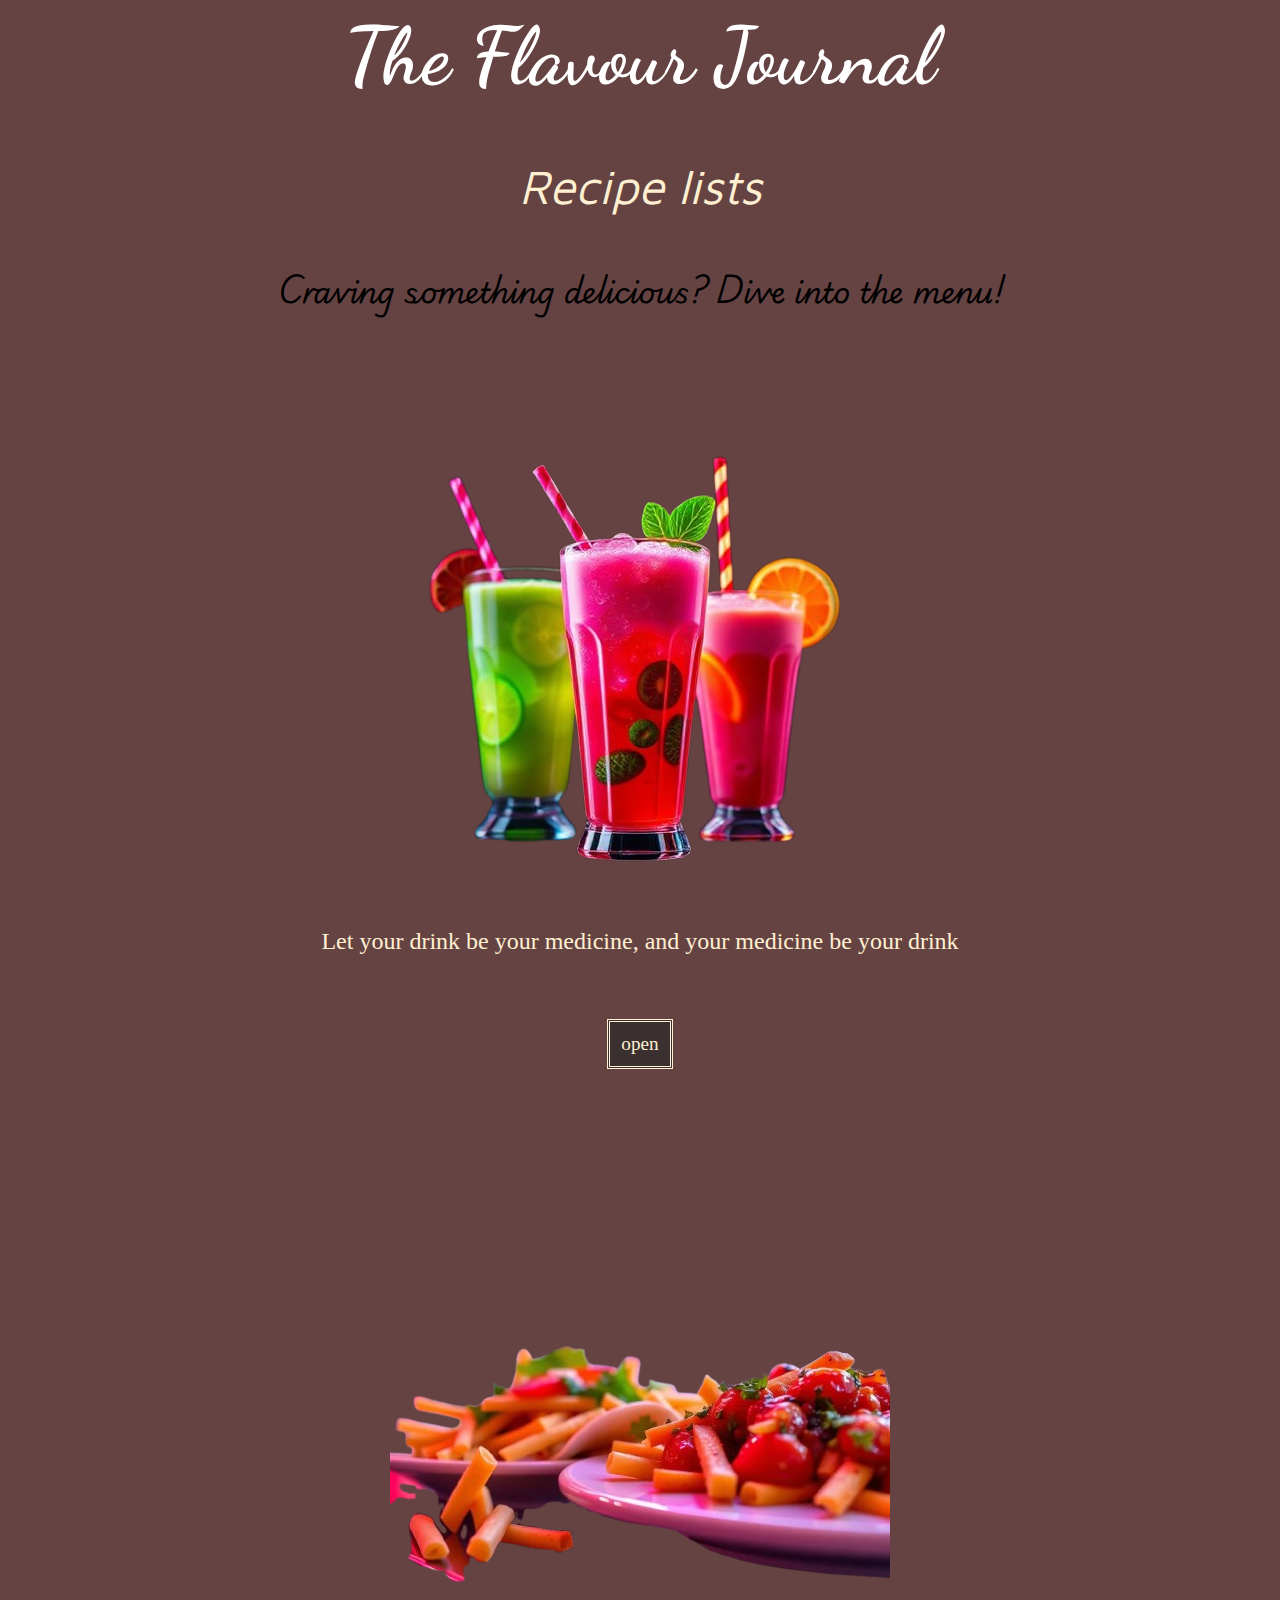
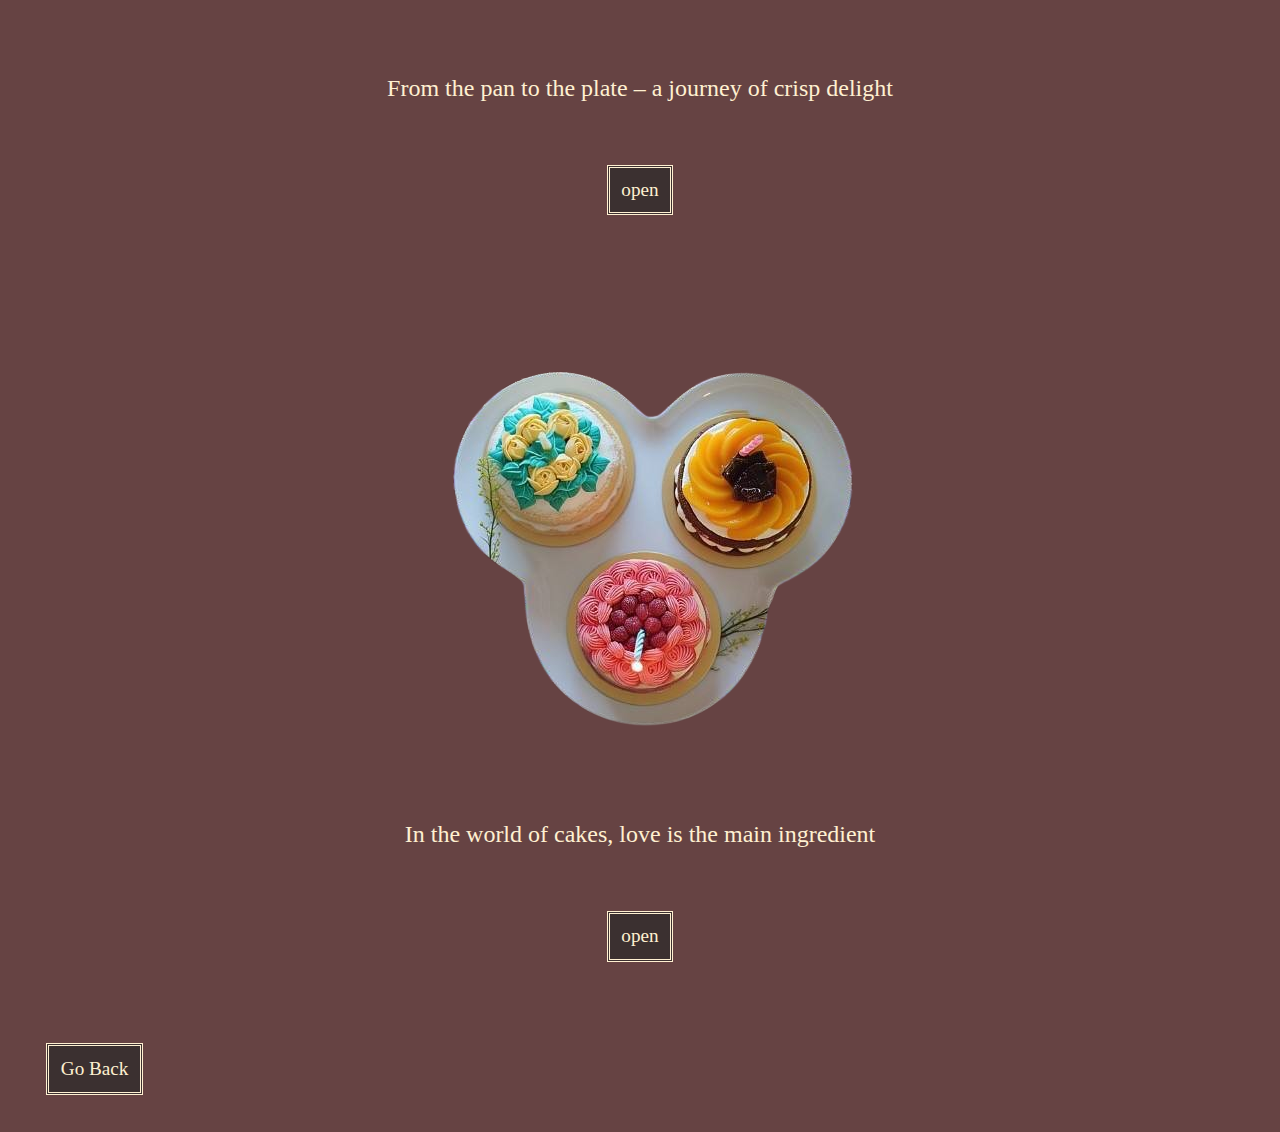
<file: menu.html>
<html lang="en">
<head>
    <meta charset="UTF-8">
    <meta name="viewport" content="width=device-width, initial-scale=1.0">
    <title>Document</title>
    <link rel="stylesheet" href="main.css">
</head>
<body class="menu-body">
    <h1 class="heading-main">The Flavour Journal</h1>
    <h3 class="sub-heading">Recipe lists</h3>
    <p class="para">Craving something delicious? Dive into the menu!</p><br><br><br>
    <!--drinks-->
    <div class="menu-image-container">
        <img src="images/drinks.png" alt="drinks">
    </div>
    <p class="caption">Let your drink be your medicine, and your medicine be your drink</p>
    <div class="open-container">
        <a href="drinks.html" class="open-menu">open</a><br><br>
    </div>
    
    <!--snacks-->
    <div class="menu-image-container">
        <img src="images/salads.png" alt="drinks">
    </div>
    <p class="caption">From the pan to the plate – a journey of crisp delight</p>
    <div class="open-container">
        <a href="snack.html" class="open-menu">open</a><br><br>
    </div>
    
    
    <!--cakes-->
    <div class="menu-image-container">
        <img src="images/cake-menu.png" alt="drinks">
    </div>
    <p class="caption">In the world of cakes, love is the main ingredient</p>
    <div class="open-container">
        <a href="cake.html" class="open-menu">open</a><br><br>
    </div>
    
    <div class="back-button-container">
        <a href="index.html" class="back-button">Go Back</a>
    </div>
</body>
</html>
</file>
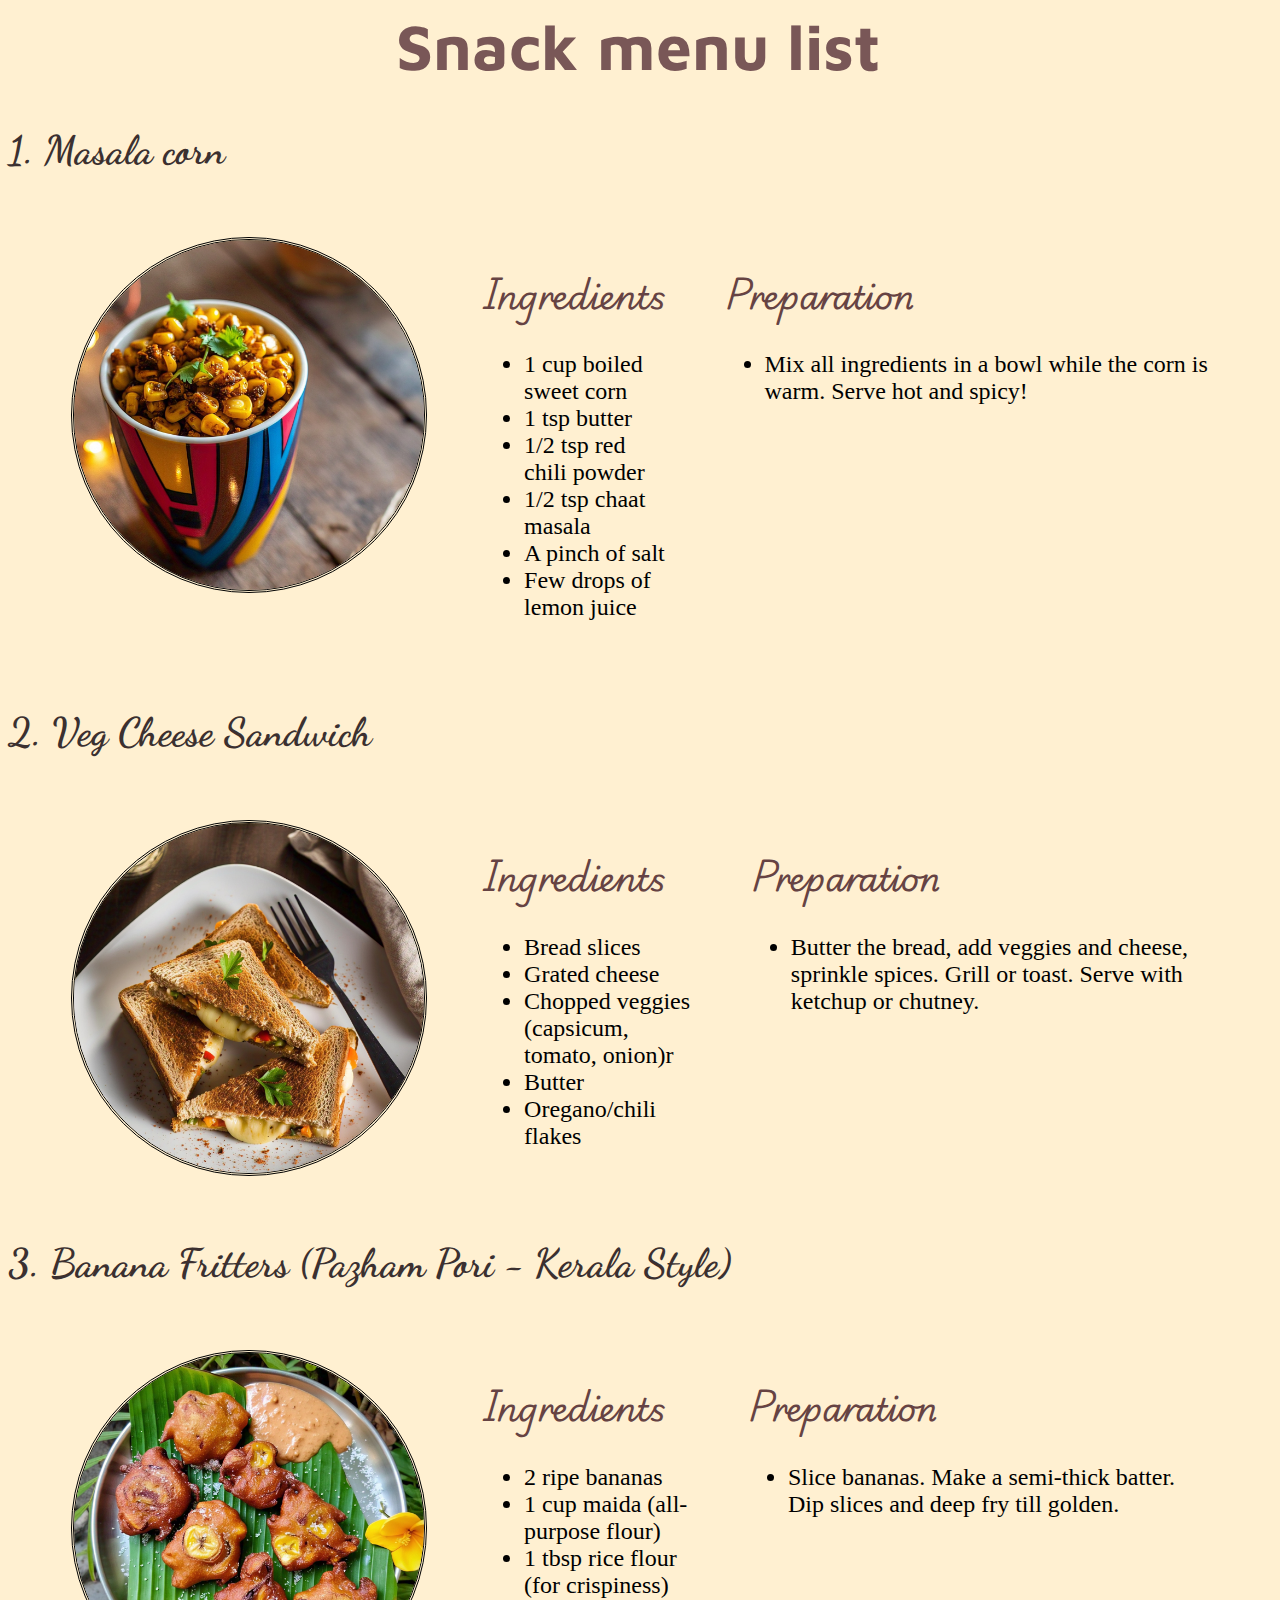
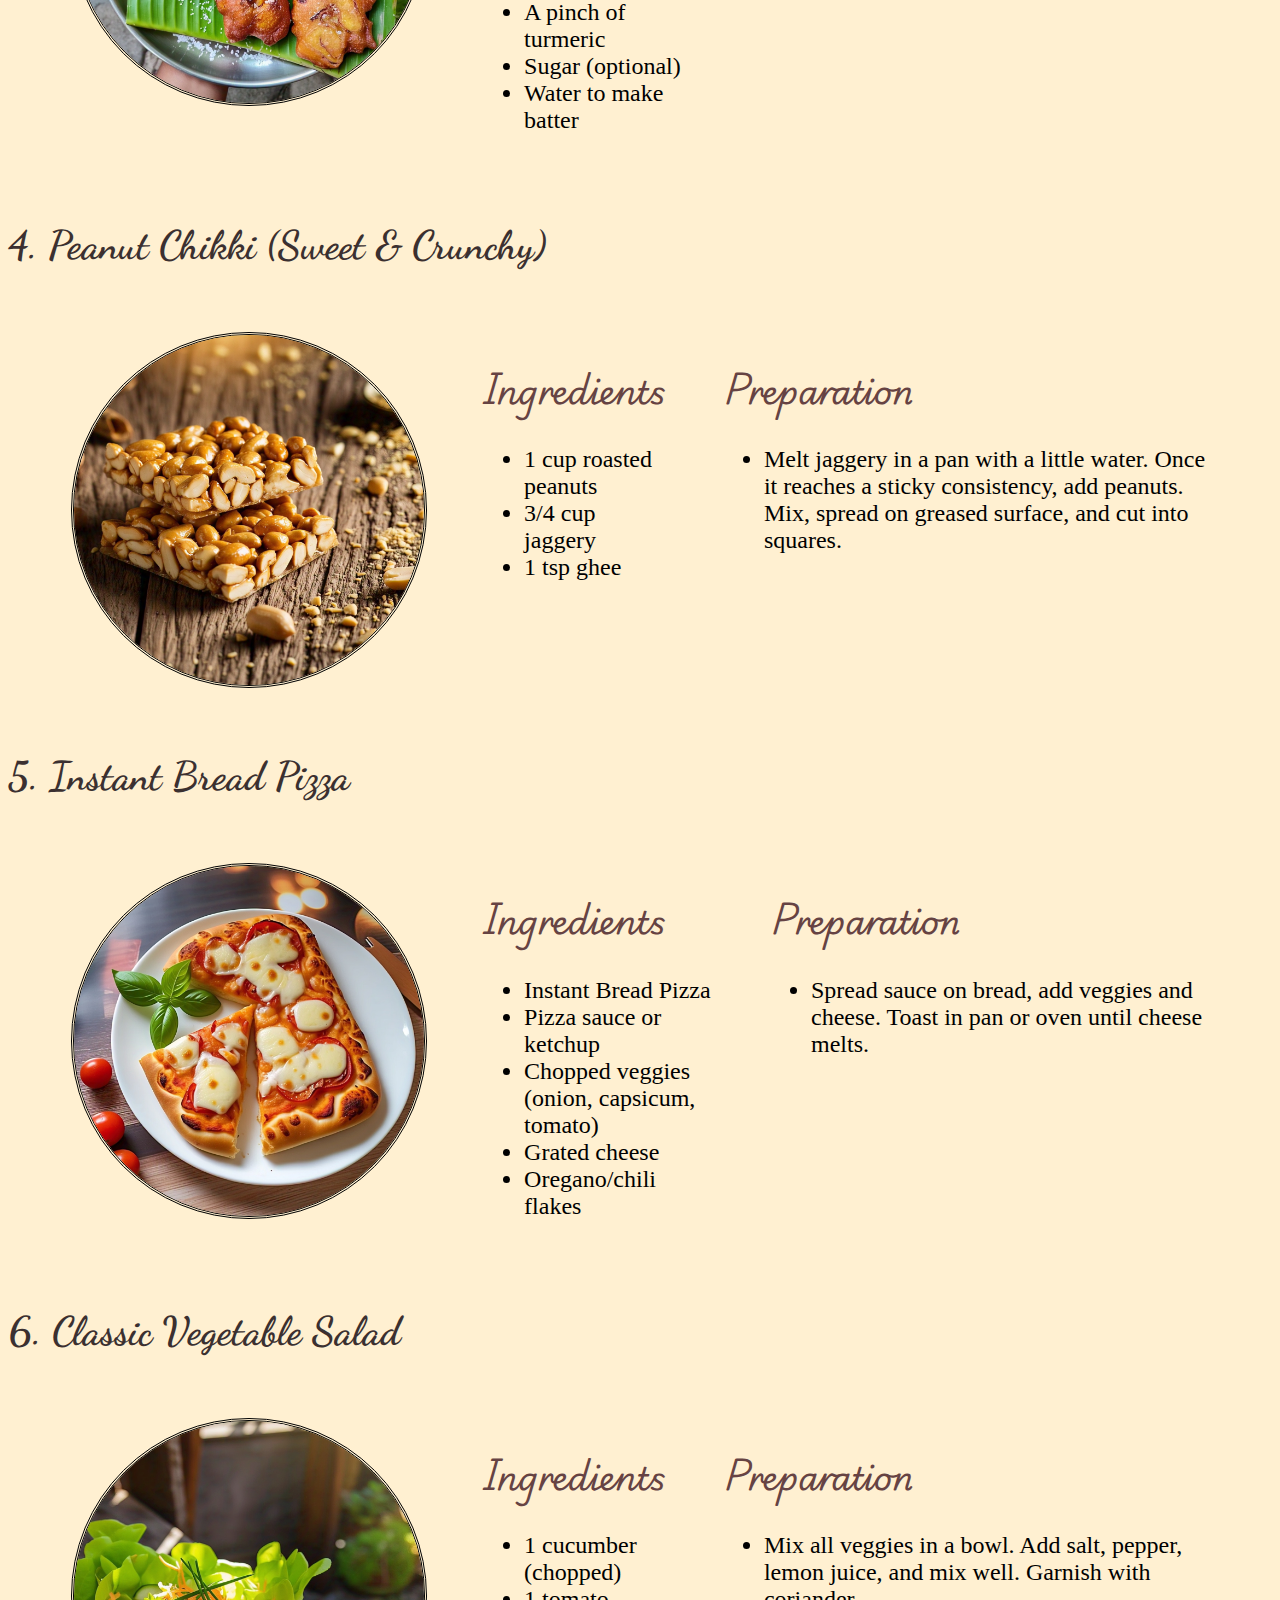
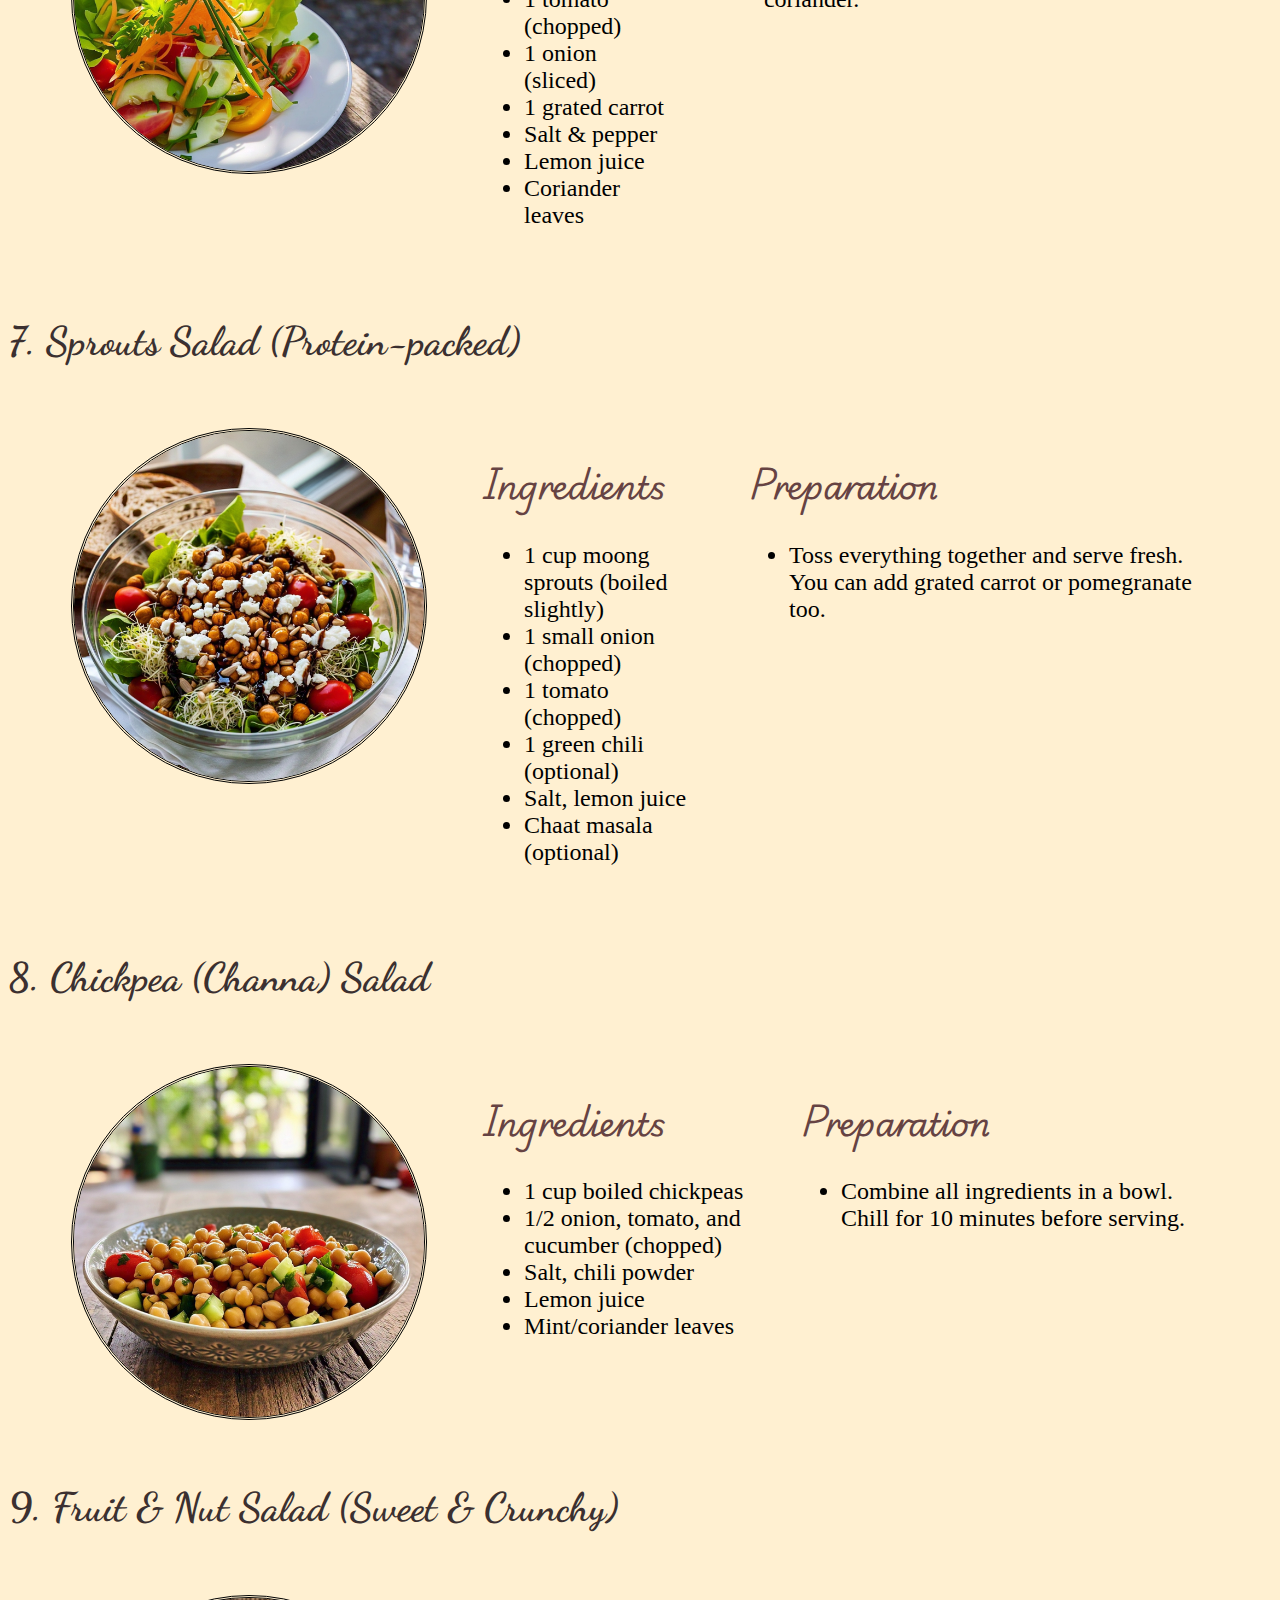
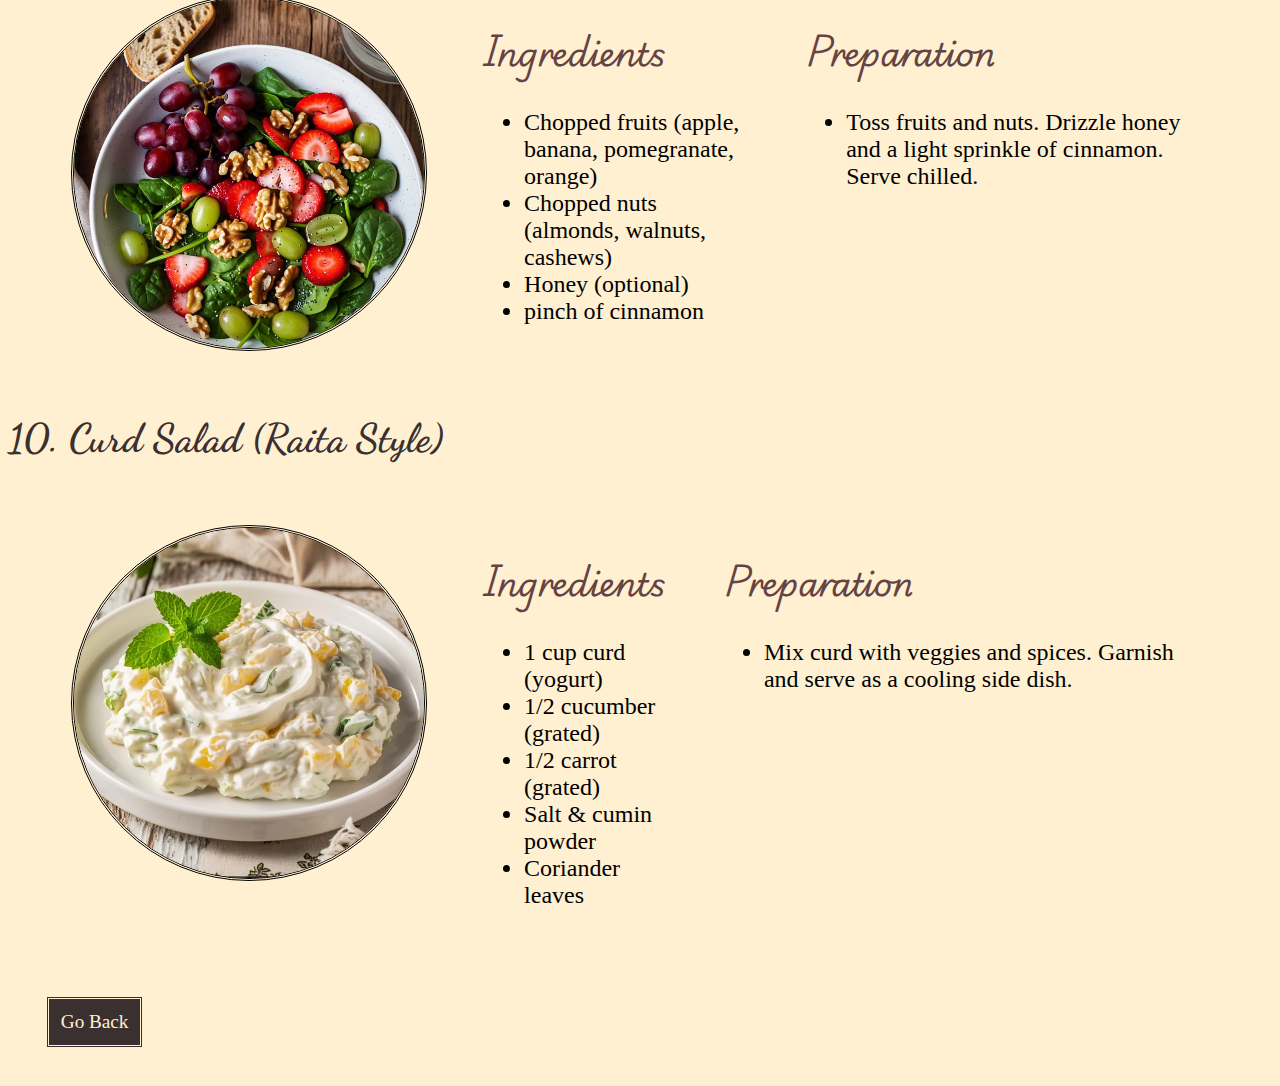
<file: snack.html>
<html lang="en">
<head>
    <meta charset="UTF-8">
    <meta name="viewport" content="width=device-width, initial-scale=1.0">
    <title>Document</title>
    <link rel="stylesheet" href="main.css">
</head>
<body class="drinks-body">
    <h1 class="heading-main">Snack menu list</h1>
    
    <h2 class="juice-name">1. Masala corn</h2>
    <section class="drinks-items">
        
        <div class="juice-image">
            <img src="images/Corn.jpg" alt="" class="juice-pic" width="350" height="350">
        </div>
        <div class="ingredient-list">
        <h2 class="sub-topic">Ingredients</h2>
            <ul class="juice-ingredients">
                <li class="juice-list">1 cup boiled sweet corn</li>
                <li class="juice-list">1 tsp butter</li>
                <li class="juice-list">1/2 tsp red chili powder</li>
                <li class="juice-list">1/2 tsp chaat masala</li>
                <li class="juice-list">A pinch of salt</li>
                <li class="juice-list">Few drops of lemon juice</li>
            </ul>
        </div>
        
        <div class="preparation-container">
        <h2 class="sub-topic-2">Preparation</h2>
            <ul class="preparation-list">
                <li class="preparation-item">
                    Mix all ingredients in a bowl while the corn is warm. Serve hot and spicy!
                </li>
            </ul>
        </div>
    </section>

    <h2 class="juice-name">2. Veg Cheese Sandwich</h2>
    <section class="drinks-items">
        
        <div class="juice-image">
            <img src="images/Sandwich.jpg" alt="" class="juice-pic" width="350" height="350">
        </div>
        <div class="ingredient-list">
        <h2 class="sub-topic">Ingredients</h2>
            <ul class="juice-ingredients">
                <li class="juice-list">Bread slices</li>
                <li class="juice-list">Grated cheese</li>
                <li class="juice-list">Chopped veggies (capsicum, tomato, onion)r</li>
                <li class="juice-list">Butter</li>
                <li class="juice-list">Oregano/chili flakes</li>
            </ul>
        </div>
        
        <div class="preparation-container">
        <h2 class="sub-topic-2">Preparation</h2>
            <ul class="preparation-list">
                <li class="preparation-item">
                    Butter the bread, add veggies and cheese, sprinkle spices. Grill or toast. Serve with ketchup or chutney.
                </li>
            </ul>
        </div>
    </section>

    <h2 class="juice-name">3. Banana Fritters (Pazham Pori - Kerala Style)</h2>
    <section class="drinks-items">
        
        <div class="juice-image">
            <img src="images/Banana fritters.jpg" alt="" class="juice-pic" width="350" height="350">
        </div>
        <div class="ingredient-list">
        <h2 class="sub-topic">Ingredients</h2>
            <ul class="juice-ingredients">
                <li class="juice-list">2 ripe bananas</li>
                <li class="juice-list">1 cup maida (all-purpose flour)</li>
                <li class="juice-list">1 tbsp rice flour (for crispiness)</li>
                <li class="juice-list">A pinch of turmeric</li>
                <li class="juice-list">Sugar (optional)</li>
                <li class="juice-list">Water to make batter</li>
            </ul>
        </div>
        
        <div class="preparation-container">
        <h2 class="sub-topic-2">Preparation</h2>
            <ul class="preparation-list">
                <li class="preparation-item">
                    Slice bananas. Make a semi-thick batter. Dip slices and deep fry till golden.
                </li>
            </ul>
        </div>
    </section>

    <h2 class="juice-name">4. Peanut Chikki (Sweet & Crunchy)</h2>
    <section class="drinks-items">
        
        <div class="juice-image">
            <img src="images/Barfi.jpg" alt="" class="juice-pic" width="350" height="350">
        </div>
        <div class="ingredient-list">
        <h2 class="sub-topic">Ingredients</h2>
            <ul class="juice-ingredients">
                <li class="juice-list">1 cup roasted peanuts</li>
                <li class="juice-list">3/4 cup jaggery</li>
                <li class="juice-list">1 tsp ghee</li>
            </ul>
        </div>
        
        <div class="preparation-container">
        <h2 class="sub-topic-2">Preparation</h2>
            <ul class="preparation-list">
                <li class="preparation-item">
                    Melt jaggery in a pan with a little water. Once it reaches a sticky consistency, add peanuts. Mix, spread on greased surface, and cut into squares.
                </li>
            </ul>
        </div>
    </section>

    <h2 class="juice-name">5. Instant Bread Pizza</h2>
    <section class="drinks-items">
        
        <div class="juice-image">
            <img src="images/Bread pizza.jpg" alt="" class="juice-pic" width="350" height="350">
        </div>
        <div class="ingredient-list">
        <h2 class="sub-topic">Ingredients</h2>
            <ul class="juice-ingredients">
                <li class="juice-list">Instant Bread Pizza</li>
                <li class="juice-list">Pizza sauce or ketchup</li>
                <li class="juice-list">Chopped veggies (onion, capsicum, tomato)</li>
                <li class="juice-list">Grated cheese</li>
                <li class="juice-list">Oregano/chili flakes</li>
            </ul>
        </div>
        
        <div class="preparation-container">
        <h2 class="sub-topic-2">Preparation</h2>
            <ul class="preparation-list">
                <li class="preparation-item">
                    Spread sauce on bread, add veggies and cheese. Toast in pan or oven until cheese melts.
                </li>
            </ul>
        </div>
    </section>

    <h2 class="juice-name">6. Classic Vegetable Salad</h2>
    <section class="drinks-items">
        
        <div class="juice-image">
            <img src="images/Veg salad.jpg" alt="" class="juice-pic" width="350" height="350">
        </div>
        <div class="ingredient-list">
        <h2 class="sub-topic">Ingredients</h2>
            <ul class="juice-ingredients">
                <li class="juice-list">1 cucumber (chopped)</li>
                <li class="juice-list">1 tomato (chopped)</li>
                <li class="juice-list">1 onion (sliced)</li>
                <li class="juice-list">1 grated carrot</li>
                <li class="juice-list">Salt & pepper</li>
                <li class="juice-list">Lemon juice</li>
                <li class="juice-list">Coriander leaves</li>
            </ul>
        </div>
        
        <div class="preparation-container">
        <h2 class="sub-topic-2">Preparation</h2>
            <ul class="preparation-list">
                <li class="preparation-item">
                    Mix all veggies in a bowl. Add salt, pepper, lemon juice, and mix well. Garnish with coriander.
                </li>
            </ul>
        </div>
    </section>

    <h2 class="juice-name">7. Sprouts Salad (Protein-packed)</h2>
    <section class="drinks-items">
        
        <div class="juice-image">
            <img src="images/Protein salad.jpg" alt="" class="juice-pic" width="350" height="350">
        </div>
        <div class="ingredient-list">
        <h2 class="sub-topic">Ingredients</h2>
            <ul class="juice-ingredients">
                <li class="juice-list">1 cup moong sprouts (boiled slightly)</li>
                <li class="juice-list">1 small onion (chopped)</li>
                <li class="juice-list">1 tomato (chopped)</li>
                <li class="juice-list">1 green chili (optional)</li>
                <li class="juice-list">Salt, lemon juice</li>
                <li class="juice-list">Chaat masala (optional)</li>
            </ul>
        </div>
        
        <div class="preparation-container">
        <h2 class="sub-topic-2">Preparation</h2>
            <ul class="preparation-list">
                <li class="preparation-item">
                    Toss everything together and serve fresh. You can add grated carrot or pomegranate too.
                </li>
            </ul>
        </div>
    </section>
    
    <h2 class="juice-name">8. Chickpea (Channa) Salad</h2>
    <section class="drinks-items">
        
        <div class="juice-image">
            <img src="images/Chickpeas .jpg" alt="" class="juice-pic" width="350" height="350">
        </div>
        <div class="ingredient-list">
        <h2 class="sub-topic">Ingredients</h2>
            <ul class="juice-ingredients">
                <li class="juice-list">1 cup boiled chickpeas</li>
                <li class="juice-list">1/2 onion, tomato, and cucumber (chopped)</li>
                <li class="juice-list">Salt, chili powder</li>
                <li class="juice-list">Lemon juice</li>
                <li class="juice-list">Mint/coriander leaves</li>
            </ul>
        </div>
        
        <div class="preparation-container">
        <h2 class="sub-topic-2">Preparation</h2>
            <ul class="preparation-list">
                <li class="preparation-item">
                    Combine all ingredients in a bowl. Chill for 10 minutes before serving.
                </li>
            </ul>
        </div>
    </section>

    <h2 class="juice-name">9. Fruit & Nut Salad (Sweet & Crunchy)</h2>
    <section class="drinks-items">
        
        <div class="juice-image">
            <img src="images/Fruit salad.jpg" alt="" class="juice-pic" width="350" height="350">
        </div>
        <div class="ingredient-list">
        <h2 class="sub-topic">Ingredients</h2>
            <ul class="juice-ingredients">
                <li class="juice-list">Chopped fruits (apple, banana, pomegranate, orange)</li>
                <li class="juice-list">Chopped nuts (almonds, walnuts, cashews)</li>
                <li class="juice-list">Honey (optional)</li>
                <li class="juice-list"> pinch of cinnamon</li>
            </ul>
        </div>
        
        <div class="preparation-container">
        <h2 class="sub-topic-2">Preparation</h2>
            <ul class="preparation-list">
                <li class="preparation-item">
                    Toss fruits and nuts. Drizzle honey and a light sprinkle of cinnamon. Serve chilled.
                </li>
            </ul>
        </div>
    </section>

    <h2 class="juice-name">10. Curd Salad (Raita Style) </h2>
    <section class="drinks-items">
        
        <div class="juice-image">
            <img src="images/Curd .jpg" alt="" class="juice-pic" width="350" height="350">
        </div>
        <div class="ingredient-list">
        <h2 class="sub-topic">Ingredients</h2>
            <ul class="juice-ingredients">
                <li class="juice-list">1 cup curd (yogurt)</li>
                <li class="juice-list">1/2 cucumber (grated)</li>
                <li class="juice-list">1/2 carrot (grated)</li>
                <li class="juice-list">Salt & cumin powder</li>
                <li class="juice-list">Coriander leaves</li>
            </ul>
        </div>
        
        <div class="preparation-container">
        <h2 class="sub-topic-2">Preparation</h2>
            <ul class="preparation-list">
                <li class="preparation-item">
                    Mix curd with veggies and spices. Garnish and serve as a cooling side dish.
                </li>
            </ul>
        </div>
    </section>

    <div class="back-button-container">
        <a href="menu.html" class="back-button">Go Back</a>
    </div>
</body>
</html>
</file>
<file: main.css>
/*Dancing Script*/
@import url('https://fonts.googleapis.com/css2?family=Dancing+Script:wght@400..700&family=Miniver&family=Poppins:ital,wght@0,400;0,600;0,700;1,400;1,500&display=swap');
/*Playwrite AU SA*/
@import url('https://fonts.googleapis.com/css2?family=Playwrite+AU+SA:wght@100..400&display=swap');
/*Maven Pro*/
@import url('https://fonts.googleapis.com/css2?family=Maven+Pro:wght@400..900&display=swap');

:root
{
    /*colors*/
    --beige-color:#fff0d1;
    --light-brown-color:#795757;
    --medium-brown-color:#664343;
    --dark-brown-color:#3b3030 ;

}

.button-container
{
    margin: 5%;
    text-align: center;
}

.image-container
{
    text-align: center;
}


.go-button
{
    display: inline-block;
    padding: 1%;
    font-size: 120%;
    color: var(--beige-color);
    background-color: var(--dark-brown-color);
    cursor: pointer;
    text-decoration: none;
    border-style:double;

}

.go-button:hover{
    color: var(--dark-brown-color);
    background-color:var(--beige-color) ;
}

.back-button
{
    display: inline-block;
    padding: 1%;
    font-size: 120%;
    color: var(--beige-color);
    background-color: var(--dark-brown-color);
    cursor: pointer;
    text-decoration: none;
    border-style:double;
  
}

.back-button:hover
{
    color: var(--dark-brown-color);
    background-color:var(--beige-color) ;
}

.back-button-container
{
    margin: 3%;
    text-align: start;
}


body
{
    background-color: var(--light-brown-color);
}

.heading-main
{
    text-align: center;
    text-decoration: none;
    font-family: "Dancing Script";
    color: white;
    font-size: 500%;

}

.para
{
    text-align: center;
    justify-content: left;
    font-family: "Playwrite AU SA";
    padding: 0 5 5 5;
    font-size: 130%;


}

.sub-heading
{
    text-align: center;
    font-family:"Maven Pro";
    font-style: italic;
    font-weight: lighter;
    font-size: 300%;
    color: var(--beige-color);
}

.caption
{
    color: var(--beige-color);
    font-size: 150%;
    text-align: center;
}

.open-container
{
    margin: 5%;
    text-align: center;
}


.open-menu
{
    display: inline-block;
    padding: 1%;
    font-size: 120%;
    color: var(--beige-color);
    background-color: var(--dark-brown-color);
    cursor: pointer;
    text-decoration: none;
    border-style:double;
}

.open-menu:hover
{
    color: var(--dark-brown-color);
    background-color:var(--beige-color) ;
}

.menu-body
{
    background-color: var(--medium-brown-color);
}

.menu-image-container
{
    text-align: center;

}

.menu-body .para
{
    text-align: center;
    justify-content: left;
    font-family: "Playwrite AU SA";
    padding: 0 5 5 5;
    font-size: 180%
}

.drinks-items
{
    display: flex;
    align-items: flex-start;
    gap: 5%;
    margin: 5%;
}

.juice-pic
{
    border-radius: 50%;
    border-style: double;
}

.drinks-body
{
    background-color: var(--beige-color);
}
.drinks-body .heading-main
{
    font-size: 400%;
    font-family:"Maven Pro";
    color: var(--light-brown-color);
    padding: 0 5 0 0;
}

.juice-name
{
    font-family: "Dancing script";
    font-size: 250%;
    color: var(--dark-brown-color) ;
}

.sub-topic, .sub-topic-2
{
    font-family: "Playwrite AU SA";
    color: var(--medium-brown-color);
    font-size: 200%;
}

.juice-ingredients, .preparation-list
{
    font-family: 'Segoe UI';
    font-size: 150%;

}
</file>
